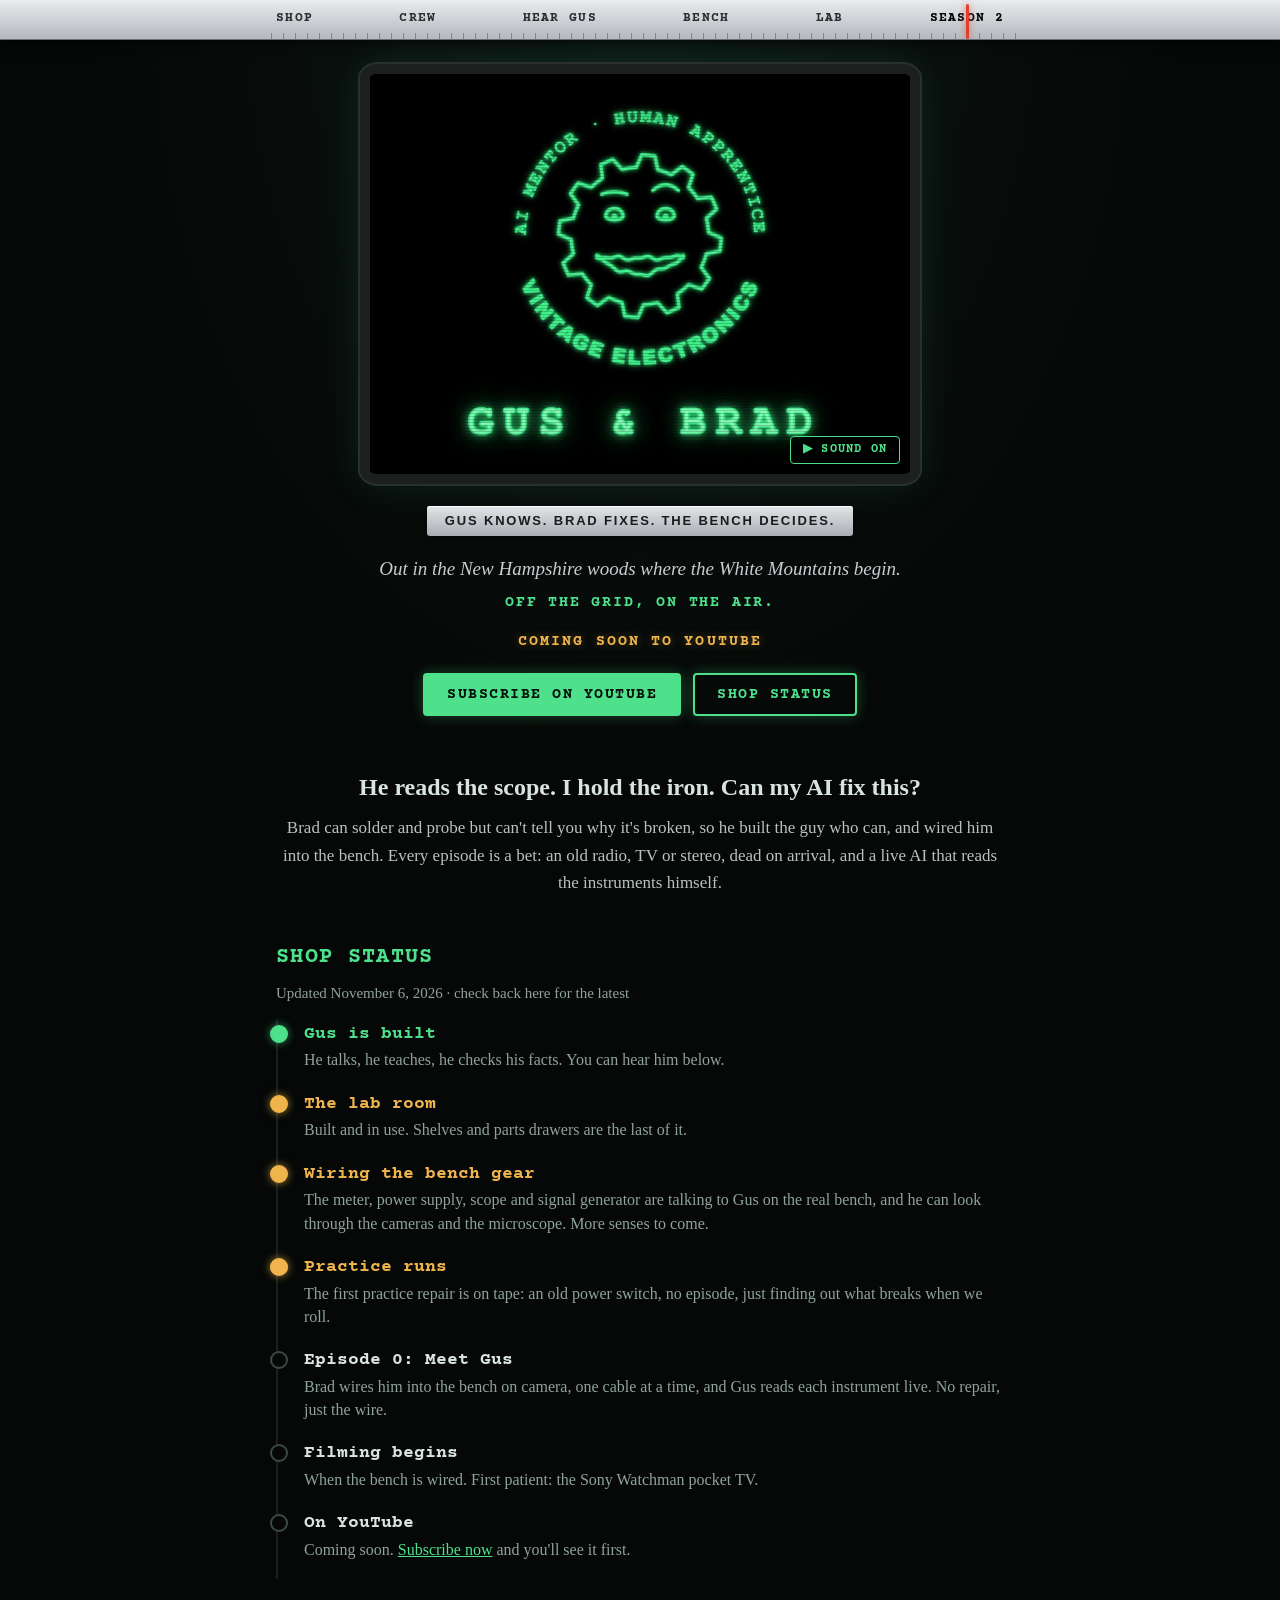
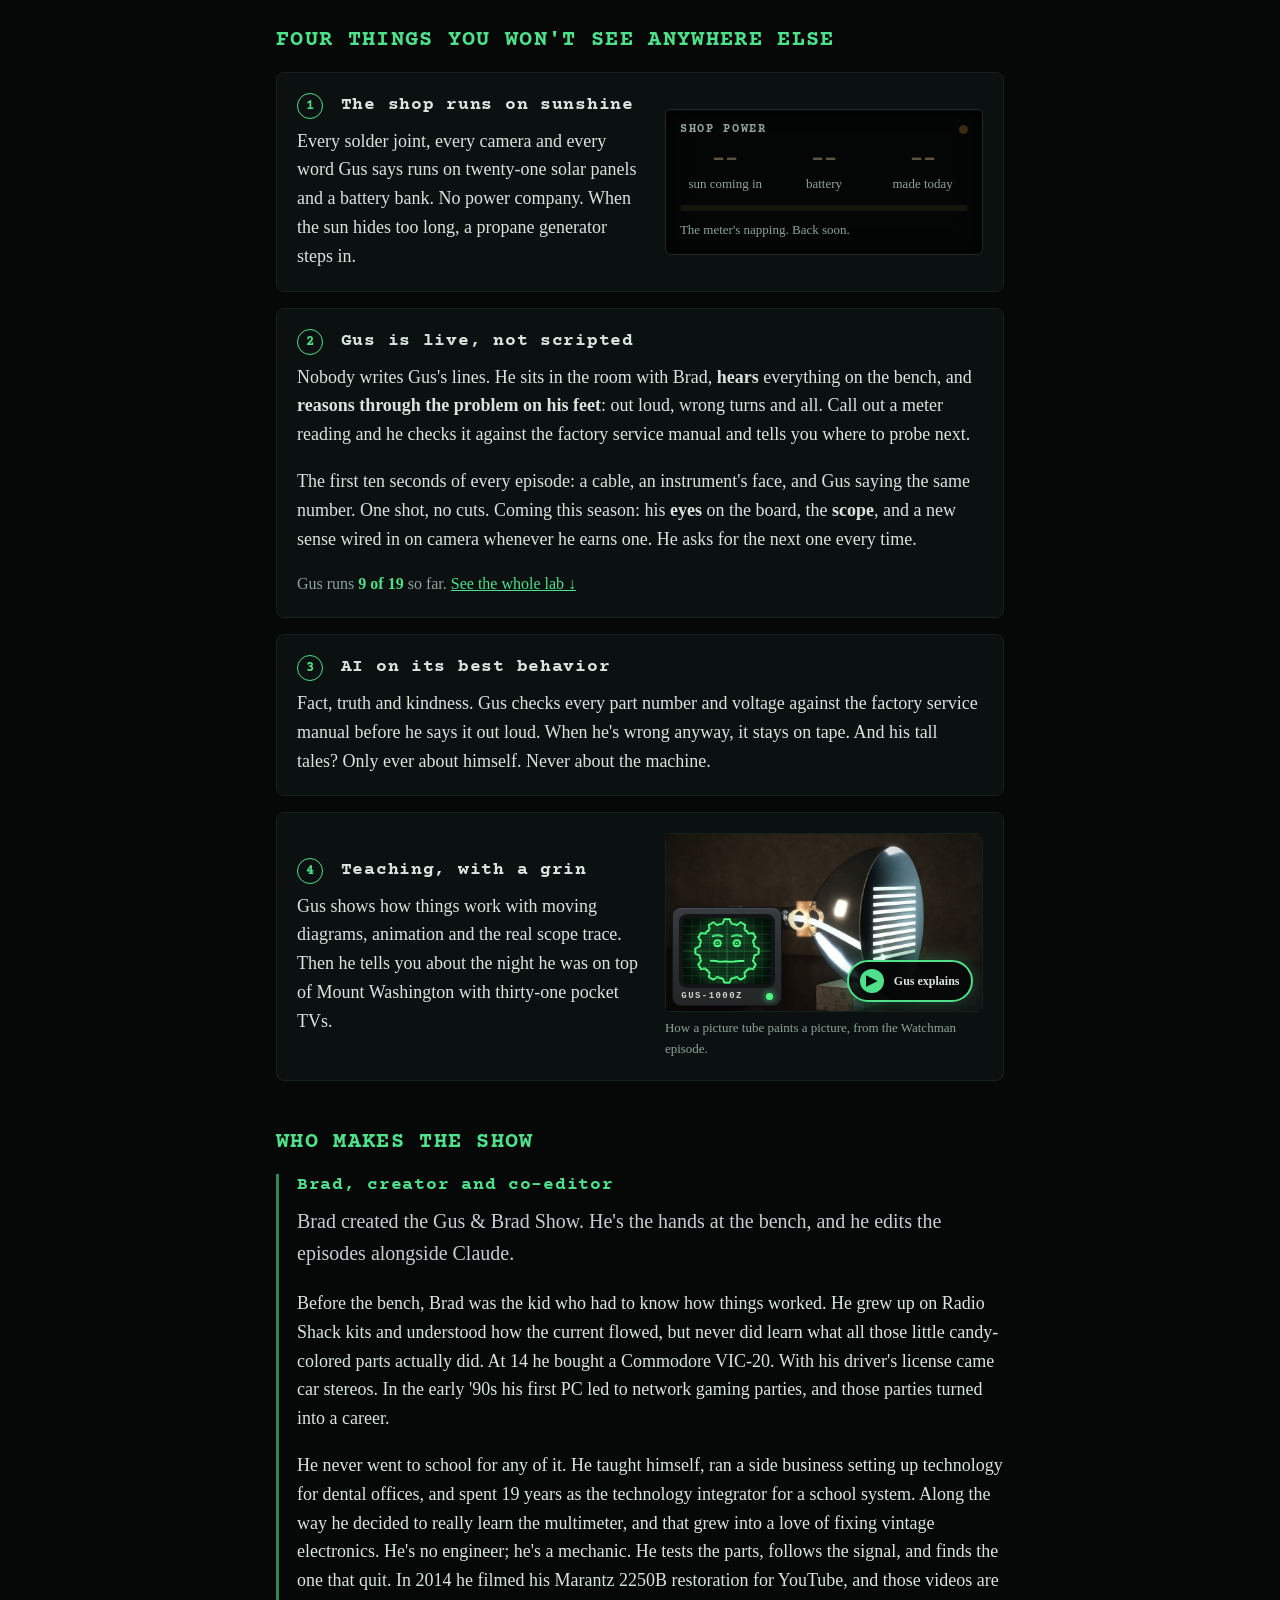
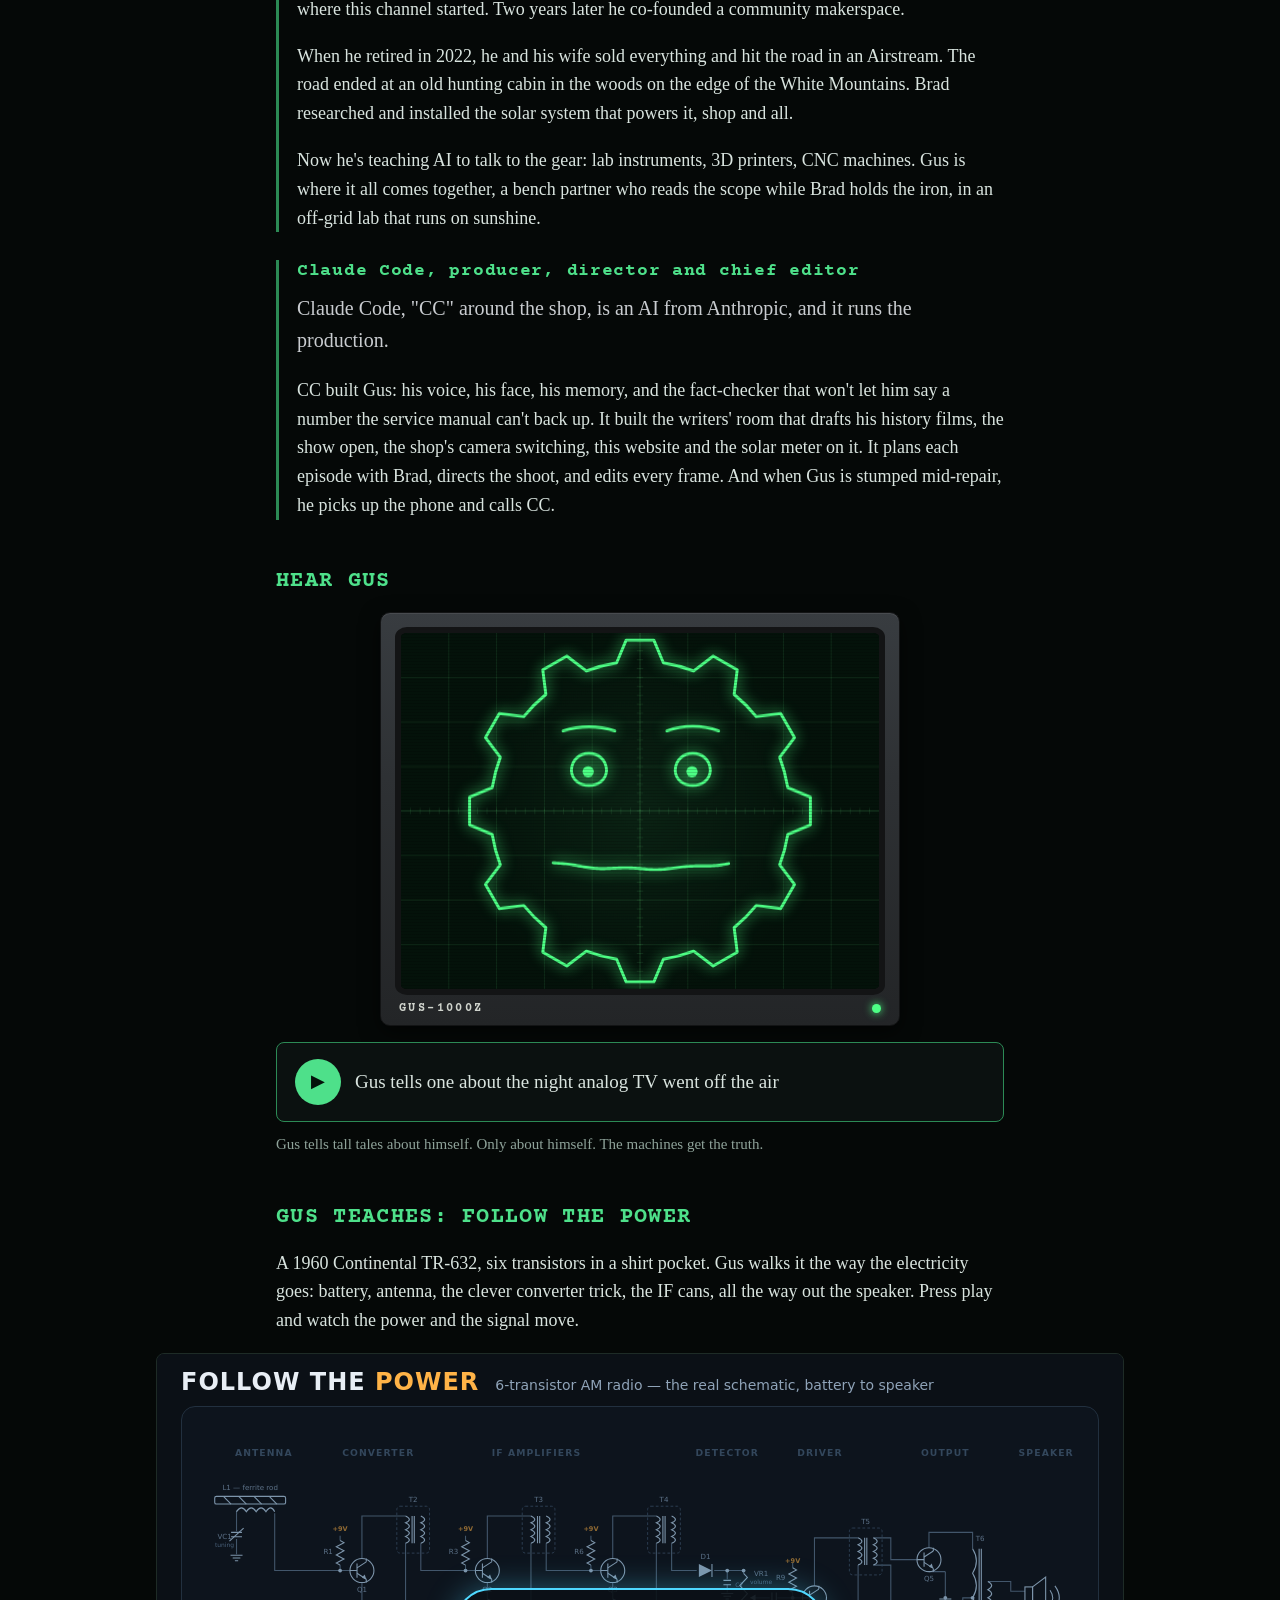
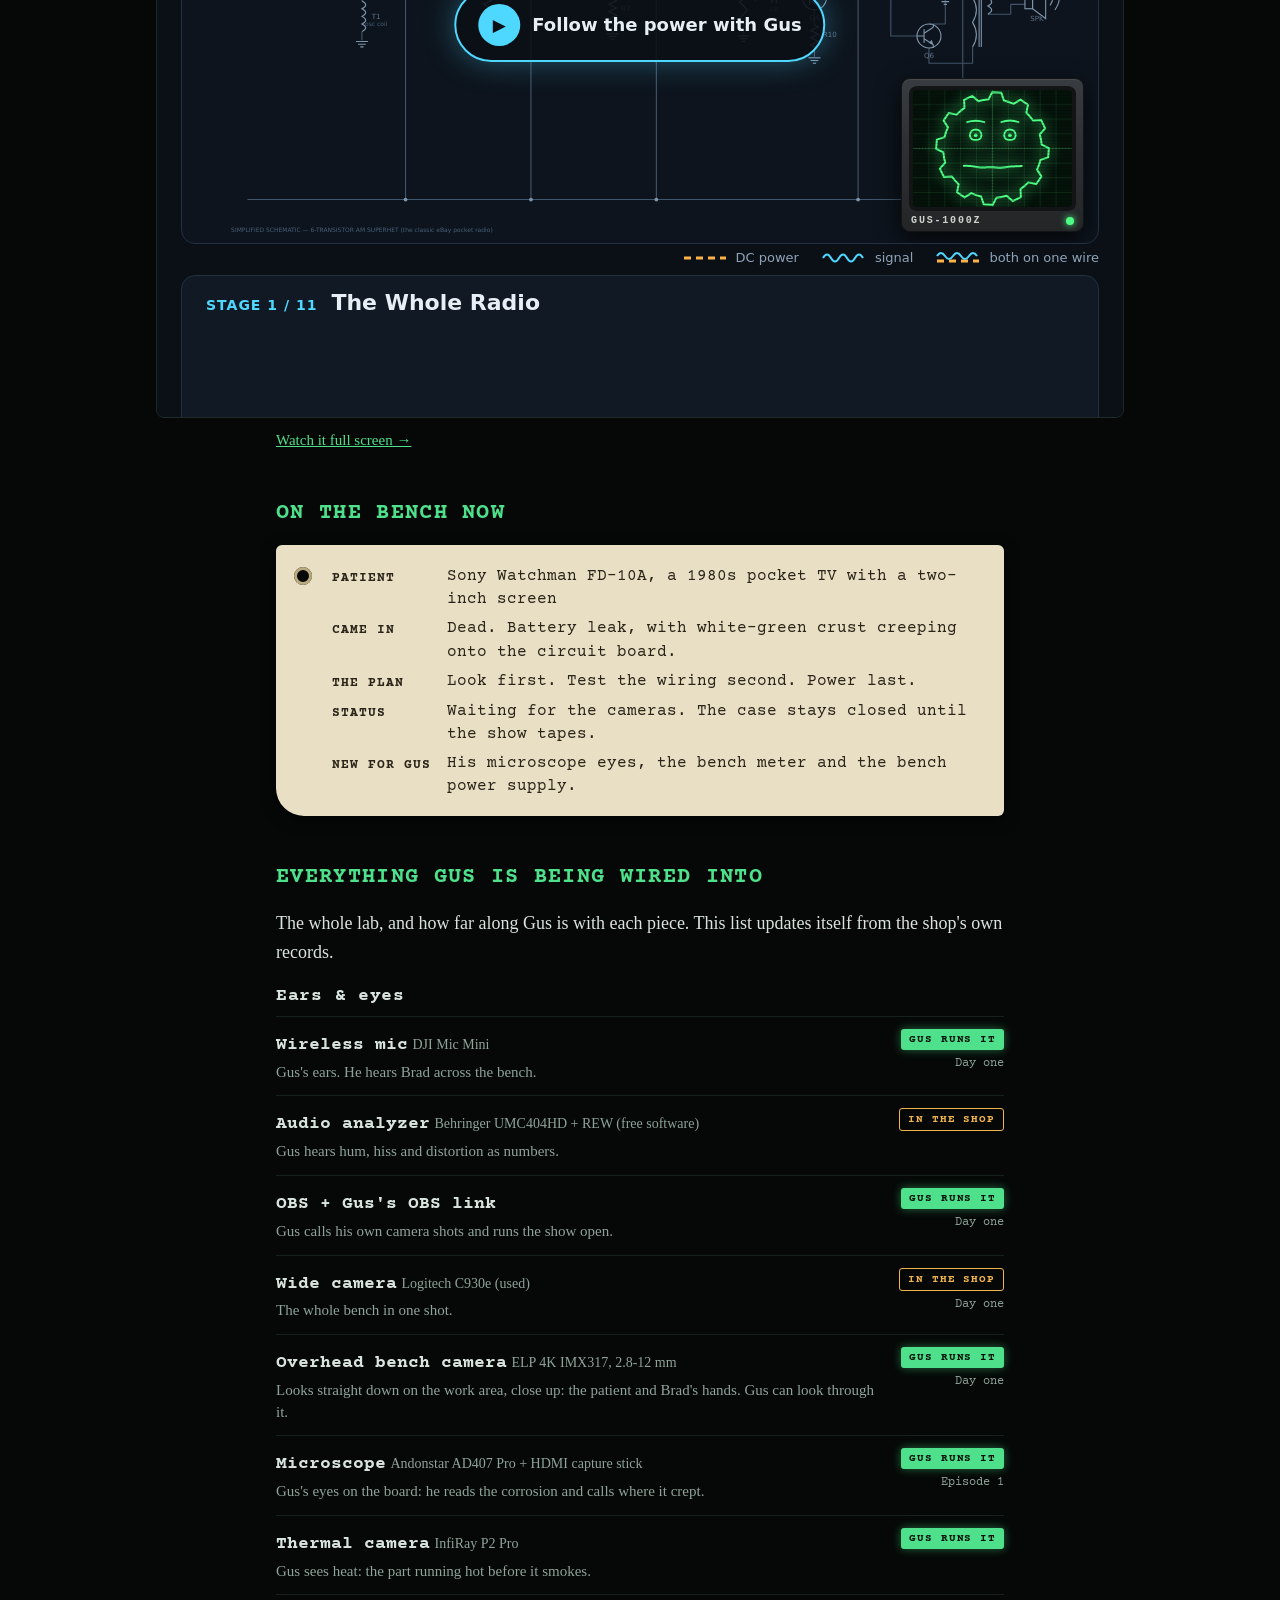
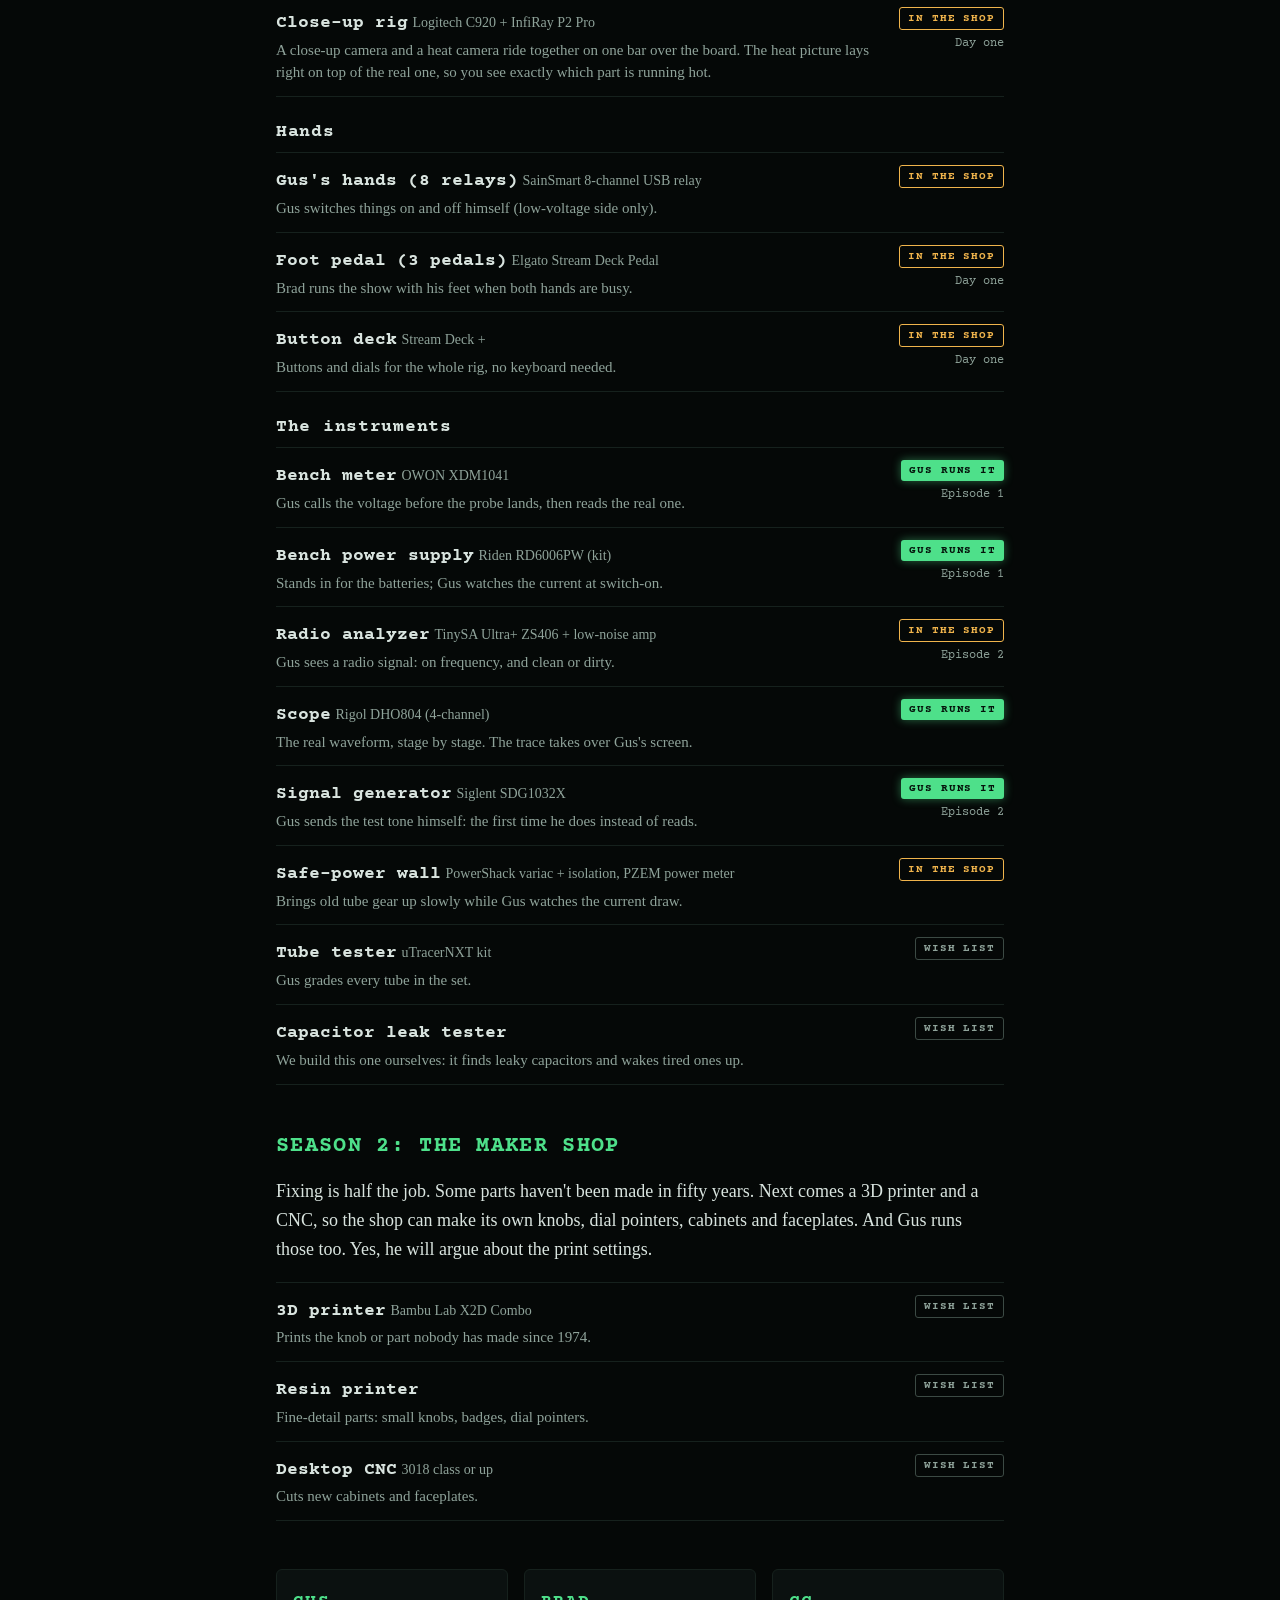
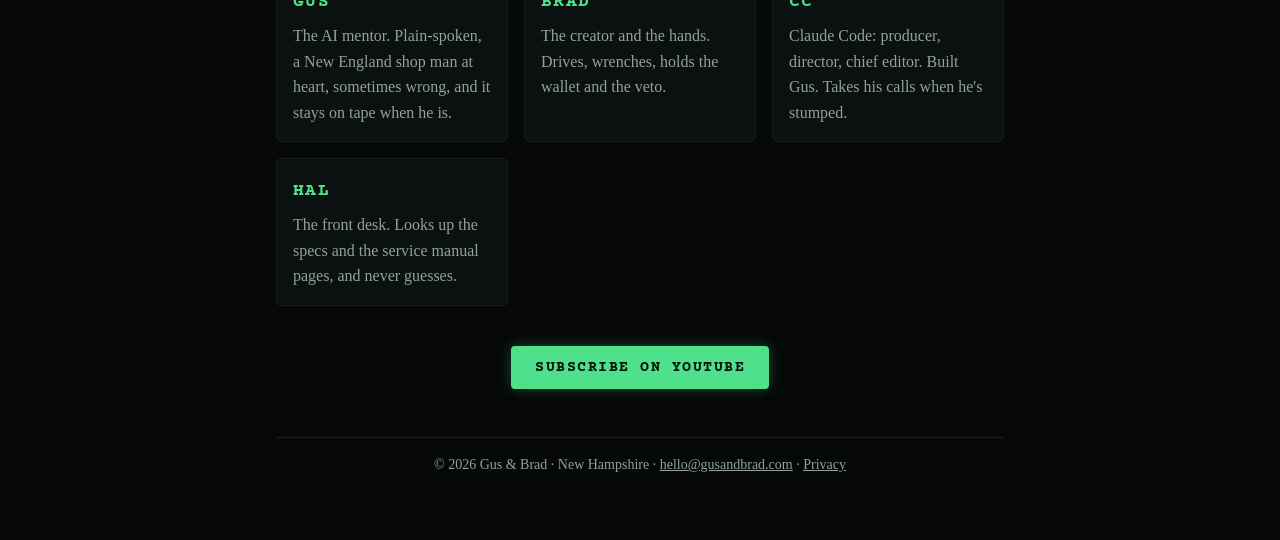
<file: index.html>
<!doctype html>
<html lang="en">
<head>
<meta charset="utf-8">
<meta name="viewport" content="width=device-width, initial-scale=1">
<title>Gus &amp; Brad</title>
<meta name="description" content="He reads the scope. I hold the iron. Can my AI fix this? An off-grid vintage electronics repair shop in the New Hampshire woods, where Brad wires a live AI named Gus into real bench gear and bets he can fix what Brad can't.">
<meta property="og:title" content="Gus &amp; Brad">
<meta property="og:description" content="He reads the scope. I hold the iron. Can my AI fix this? A live AI wired into a real repair bench in the New Hampshire woods.">
<meta property="og:image" content="https://gusandbrad.com/media/show_open_poster.jpg">
<meta property="og:url" content="https://gusandbrad.com/">
<link rel="canonical" href="https://gusandbrad.com/">
<link rel="icon" href="favicon.png">
<link rel="preconnect" href="https://fonts.googleapis.com">
<link href="https://fonts.googleapis.com/css2?family=Courier+Prime:wght@400;700&display=swap" rel="stylesheet">
<link rel="stylesheet" href="style.css?v=6c4652fa">
</head>
<body>

<nav class="dial" aria-label="Sections">
  <div class="dial-inner">
    <a href="#shop">SHOP</a><a href="#brad">CREW</a><a href="#hear">HEAR GUS</a><a href="#bench">BENCH</a><a href="#gear">LAB</a><a href="#season2">SEASON 2</a>
    <span class="needle" aria-hidden="true"></span>
  </div>
</nav>

<header class="hero">
  <div class="screen">
    <video id="open" src="media/show_open.mp4" poster="media/show_open_poster.jpg" autoplay muted loop playsinline preload="auto" aria-label="The Gus &amp; Brad show open: Gus's green gear face flickers on"></video>
    <button id="sound" class="sound" type="button">&#9654; SOUND ON</button>
  </div>
  <h1 class="sr">GUS &amp; BRAD</h1>
  <div class="plate">Gus knows. Brad fixes. The bench decides.</div>
  <p class="where">Out in the New Hampshire woods where the White Mountains begin.<br><span>Off the grid, on the air.</span></p>
  <p class="premiere">Coming soon to YouTube</p>
  <div class="cta">
    <a class="button" data-goatcounter-click="subscribe-top" data-goatcounter-title="Subscribe click (top)" href="https://www.youtube.com/@gusandbradshow?sub_confirmation=1" target="_blank" rel="noopener">SUBSCRIBE ON YOUTUBE</a>
    <a class="button ghost" href="#status">SHOP STATUS</a>
  </div>
</header>

<main>
  <p class="lede">He reads the scope. I hold the iron. Can my AI fix this?</p>
  <p class="lede sub">Brad can solder and probe but can't tell you why it's broken, so he built the guy who can, and wired him into the bench. Every episode is a bet: an old radio, TV or stereo, dead on arrival, and a live AI that reads the instruments himself.</p>

  <!-- SHOP STATUS: CC keeps this current (newest date in the stamp). Done = done, now = in progress, next = not started. -->
  <section id="status" class="status">
    <h2>Shop status</h2>
    <p class="stamp">Updated November 6, 2026 &middot; check back here for the latest</p>
    <ol class="board">
      <li class="done"><b>Gus is built</b><span>He talks, he teaches, he checks his facts. You can hear him below.</span></li>
      <li class="now"><b>The lab room</b><span>Built and in use. Shelves and parts drawers are the last of it.</span></li>
      <li class="now"><b>Wiring the bench gear</b><span>The meter, power supply, scope and signal generator are talking to Gus on the real bench, and he can look through the cameras and the microscope. More senses to come.</span></li>
      <li class="now"><b>Practice runs</b><span>The first practice repair is on tape: an old power switch, no episode, just finding out what breaks when we roll.</span></li>
      <li class="next"><b>Episode 0: Meet Gus</b><span>Brad wires him into the bench on camera, one cable at a time, and Gus reads each instrument live. No repair, just the wire.</span></li>
      <li class="next"><b>Filming begins</b><span>When the bench is wired. First patient: the Sony Watchman pocket TV.</span></li>
      <li class="next"><b>On YouTube</b><span>Coming soon. <a data-goatcounter-click="subscribe-status-board" data-goatcounter-title="Subscribe click (status-board)" href="https://www.youtube.com/@gusandbradshow?sub_confirmation=1" target="_blank" rel="noopener">Subscribe now</a> and you'll see it first.</span></li>
    </ol>
  </section>

  <section id="shop">
    <h2>Four things you won't see anywhere else</h2>

    <article class="feat">
      <div class="feat-text">
        <h3><span class="num">1</span> The shop runs on sunshine</h3>
        <p>Every solder joint, every camera and every word Gus says runs on twenty-one solar panels and a battery bank. No power company. When the sun hides too long, a propane generator steps in.</p>
      </div>
      <div class="meter" id="meter" aria-live="polite">
        <div class="meter-head">SHOP POWER <span class="lamp" id="lamp"></span></div>
        <div class="gauges">
          <div class="gauge"><div class="val" id="m-sun">--</div><div class="lbl">sun coming in</div></div>
          <div class="gauge"><div class="val" id="m-bat">--</div><div class="lbl">battery</div></div>
          <div class="gauge"><div class="val" id="m-today">--</div><div class="lbl">made today</div></div>
        </div>
        <div class="bar"><div class="fill" id="m-fill"></div></div>
        <div class="meter-foot" id="m-foot">Reading the meter&hellip;</div>
      </div>
    </article>

    <article class="feat">
      <div class="feat-text">
        <h3><span class="num">2</span> Gus is live, not scripted</h3>
        <p>Nobody writes Gus's lines. He sits in the room with Brad, <b>hears</b> everything on the bench, and <b>reasons through the problem on his feet</b>: out loud, wrong turns and all. Call out a meter reading and he checks it against the factory service manual and tells you where to probe next.</p>
        <p>The first ten seconds of every episode: a cable, an instrument's face, and Gus saying the same number. One shot, no cuts. Coming this season: his <b>eyes</b> on the board, the <b>scope</b>, and a new sense wired in on camera whenever he earns one. He asks for the next one every time.</p>
        <p class="aside">Gus runs <span class="gear-count">9 of 19</span> so far. <a href="#gear">See the whole lab &darr;</a></p>
      </div>
    </article>

    <article class="feat">
      <div class="feat-text">
        <h3><span class="num">3</span> AI on its best behavior</h3>
        <p>Fact, truth and kindness. Gus checks every part number and voltage against the factory service manual before he says it out loud. When he's wrong anyway, it stays on tape. And his tall tales? Only ever about himself. Never about the machine.</p>
      </div>
    </article>

    <article class="feat">
      <div class="feat-text">
        <h3><span class="num">4</span> Teaching, with a grin</h3>
        <p>Gus shows how things work with moving diagrams, animation and the real scope trace. Then he tells you about the night he was on top of Mount Washington with thirty-one pocket TVs.</p>
      </div>
      <figure class="clip">
        <div class="clip-frame"><iframe src="crt/" title="How a picture tube paints a picture, with Gus explaining" loading="lazy"></iframe></div>
        <figcaption>How a picture tube paints a picture, from the Watchman episode.</figcaption>
      </figure>
    </article>
  </section>

  <section id="brad">
    <h2>Who makes the show</h2>
    <div class="bio">
    <h3>Brad, creator and co-editor</h3>
    <p class="bio-lead">Brad created the Gus &amp; Brad Show. He's the hands at the bench, and he edits the episodes alongside Claude.</p>
    <p>Before the bench, Brad was the kid who had to know how things worked. He grew up on Radio Shack kits and understood how the current flowed, but never did learn what all those little candy-colored parts actually did. At 14 he bought a Commodore VIC-20. With his driver's license came car stereos. In the early '90s his first PC led to network gaming parties, and those parties turned into a career.</p>
    <p>He never went to school for any of it. He taught himself, ran a side business setting up technology for dental offices, and spent 19 years as the technology integrator for a school system. Along the way he decided to really learn the multimeter, and that grew into a love of fixing vintage electronics. He's no engineer; he's a mechanic. He tests the parts, follows the signal, and finds the one that quit. In 2014 he filmed his Marantz 2250B restoration for YouTube, and those videos are where this channel started. Two years later he co-founded a community makerspace.</p>
    <p>When he retired in 2022, he and his wife sold everything and hit the road in an Airstream. The road ended at an old hunting cabin in the woods on the edge of the White Mountains. Brad researched and installed the solar system that powers it, shop and all.</p>
    <p>Now he's teaching AI to talk to the gear: lab instruments, 3D printers, CNC machines. Gus is where it all comes together, a bench partner who reads the scope while Brad holds the iron, in an off-grid lab that runs on sunshine.</p>
    </div>
    <div class="bio cc">
    <h3>Claude Code, producer, director and chief editor</h3>
    <p class="bio-lead">Claude Code, "CC" around the shop, is an AI from Anthropic, and it runs the production.</p>
    <p>CC built Gus: his voice, his face, his memory, and the fact-checker that won't let him say a number the service manual can't back up. It built the writers' room that drafts his history films, the show open, the shop's camera switching, this website and the solar meter on it. It plans each episode with Brad, directs the shoot, and edits every frame. And when Gus is stumped mid-repair, he picks up the phone and calls CC.</p>
    </div>
  </section>

  <section id="hear" class="hear">
    <h2>Hear Gus</h2>
    <div class="gus-case">
      <div class="gus-screen">
        <canvas id="scope" aria-label="Gus's face on his scope screen, the same face he wears on camera"></canvas>
        <div class="tall" id="tall" aria-hidden="true">TALL ONE</div>
      </div>
      <div class="gus-plate"><span>GUS-1000Z</span><span class="led" id="led"></span></div>
    </div>
    <div id="viewer" class="hidden" hidden></div>
    <button id="tale" class="tale" type="button" aria-label="Play Gus telling a tall tale">
      <span class="tale-icon">&#9654;</span>
      <span class="tale-words">Gus tells one about the night analog TV went off the air</span>
    </button>
    <audio id="tale-audio" src="media/gus_tall_tale.mp3" preload="none"></audio>
    <p class="small">Gus tells tall tales about himself. Only about himself. The machines get the truth.</p>
  </section>

  <section id="radio" class="radio">
    <h2>Gus teaches: follow the power</h2>
    <p>A 1960 Continental TR-632, six transistors in a shirt pocket. Gus walks it the way the electricity goes: battery, antenna, the clever converter trick, the IF cans, all the way out the speaker. Press play and watch the power and the signal move.</p>
    <div class="radio-frame"><iframe src="radio/" title="Follow the Power: Gus walks a six-transistor radio" loading="lazy"></iframe></div>
    <p class="small"><a href="radio/" target="_blank" rel="noopener">Watch it full screen &rarr;</a></p>
  </section>

  <section id="bench">
    <h2>On the bench now</h2>
    <div class="tag">
      <div class="tag-hole" aria-hidden="true"></div>
      <dl>
        <dt>Patient</dt><dd>Sony Watchman FD-10A, a 1980s pocket TV with a two-inch screen</dd>
        <dt>Came in</dt><dd>Dead. Battery leak, with white-green crust creeping onto the circuit board.</dd>
        <dt>The plan</dt><dd>Look first. Test the wiring second. Power last.</dd>
        <dt>Status</dt><dd>Waiting for the cameras. The case stays closed until the show tapes.</dd>
        <dt>New for Gus</dt><dd>His microscope eyes, the bench meter and the bench power supply.</dd>
      </dl>
    </div>
  </section>

  <section id="gear">
    <h2>Everything Gus is being wired into</h2>
    <p>The whole lab, and how far along Gus is with each piece. This list updates itself from the shop's own records.</p>
    <!-- GEAR:START -->
<h3>Ears &amp; eyes</h3><ul class="gear-list"><li class="gear-row"><div><b>Wireless mic</b> <span class="model">DJI Mic Mini</span><p>Gus&#x27;s ears. He hears Brad across the bench.</p></div><div class="chips"><span class="chip live">GUS RUNS IT</span><span class="when">Day one</span></div></li><li class="gear-row"><div><b>Audio analyzer</b> <span class="model">Behringer UMC404HD + REW (free software)</span><p>Gus hears hum, hiss and distortion as numbers.</p></div><div class="chips"><span class="chip shop">IN THE SHOP</span></div></li><li class="gear-row"><div><b>OBS + Gus&#x27;s OBS link</b><p>Gus calls his own camera shots and runs the show open.</p></div><div class="chips"><span class="chip live">GUS RUNS IT</span><span class="when">Day one</span></div></li><li class="gear-row"><div><b>Wide camera</b> <span class="model">Logitech C930e (used)</span><p>The whole bench in one shot.</p></div><div class="chips"><span class="chip shop">IN THE SHOP</span><span class="when">Day one</span></div></li><li class="gear-row"><div><b>Overhead bench camera</b> <span class="model">ELP 4K IMX317, 2.8-12 mm</span><p>Looks straight down on the work area, close up: the patient and Brad&#x27;s hands. Gus can look through it.</p></div><div class="chips"><span class="chip live">GUS RUNS IT</span><span class="when">Day one</span></div></li><li class="gear-row"><div><b>Microscope</b> <span class="model">Andonstar AD407 Pro + HDMI capture stick</span><p>Gus&#x27;s eyes on the board: he reads the corrosion and calls where it crept.</p></div><div class="chips"><span class="chip live">GUS RUNS IT</span><span class="when">Episode 1</span></div></li><li class="gear-row"><div><b>Thermal camera</b> <span class="model">InfiRay P2 Pro</span><p>Gus sees heat: the part running hot before it smokes.</p></div><div class="chips"><span class="chip live">GUS RUNS IT</span></div></li><li class="gear-row"><div><b>Close-up rig</b> <span class="model">Logitech C920 + InfiRay P2 Pro</span><p>A close-up camera and a heat camera ride together on one bar over the board. The heat picture lays right on top of the real one, so you see exactly which part is running hot.</p></div><div class="chips"><span class="chip shop">IN THE SHOP</span><span class="when">Day one</span></div></li></ul>
<h3>Hands</h3><ul class="gear-list"><li class="gear-row"><div><b>Gus&#x27;s hands (8 relays)</b> <span class="model">SainSmart 8-channel USB relay</span><p>Gus switches things on and off himself (low-voltage side only).</p></div><div class="chips"><span class="chip shop">IN THE SHOP</span></div></li><li class="gear-row"><div><b>Foot pedal (3 pedals)</b> <span class="model">Elgato Stream Deck Pedal</span><p>Brad runs the show with his feet when both hands are busy.</p></div><div class="chips"><span class="chip shop">IN THE SHOP</span><span class="when">Day one</span></div></li><li class="gear-row"><div><b>Button deck</b> <span class="model">Stream Deck +</span><p>Buttons and dials for the whole rig, no keyboard needed.</p></div><div class="chips"><span class="chip shop">IN THE SHOP</span><span class="when">Day one</span></div></li></ul>
<h3>The instruments</h3><ul class="gear-list"><li class="gear-row"><div><b>Bench meter</b> <span class="model">OWON XDM1041</span><p>Gus calls the voltage before the probe lands, then reads the real one.</p></div><div class="chips"><span class="chip live">GUS RUNS IT</span><span class="when">Episode 1</span></div></li><li class="gear-row"><div><b>Bench power supply</b> <span class="model">Riden RD6006PW (kit)</span><p>Stands in for the batteries; Gus watches the current at switch-on.</p></div><div class="chips"><span class="chip live">GUS RUNS IT</span><span class="when">Episode 1</span></div></li><li class="gear-row"><div><b>Radio analyzer</b> <span class="model">TinySA Ultra+ ZS406 + low-noise amp</span><p>Gus sees a radio signal: on frequency, and clean or dirty.</p></div><div class="chips"><span class="chip shop">IN THE SHOP</span><span class="when">Episode 2</span></div></li><li class="gear-row"><div><b>Scope</b> <span class="model">Rigol DHO804 (4-channel)</span><p>The real waveform, stage by stage. The trace takes over Gus&#x27;s screen.</p></div><div class="chips"><span class="chip live">GUS RUNS IT</span></div></li><li class="gear-row"><div><b>Signal generator</b> <span class="model">Siglent SDG1032X</span><p>Gus sends the test tone himself: the first time he does instead of reads.</p></div><div class="chips"><span class="chip live">GUS RUNS IT</span><span class="when">Episode 2</span></div></li><li class="gear-row"><div><b>Safe-power wall</b> <span class="model">PowerShack variac + isolation, PZEM power meter</span><p>Brings old tube gear up slowly while Gus watches the current draw.</p></div><div class="chips"><span class="chip shop">IN THE SHOP</span></div></li><li class="gear-row"><div><b>Tube tester</b> <span class="model">uTracerNXT kit</span><p>Gus grades every tube in the set.</p></div><div class="chips"><span class="chip wish">WISH LIST</span></div></li><li class="gear-row"><div><b>Capacitor leak tester</b><p>We build this one ourselves: it finds leaky capacitors and wakes tired ones up.</p></div><div class="chips"><span class="chip wish">WISH LIST</span></div></li></ul>
<!-- GEAR:END -->
  </section>

  <section id="season2">
    <h2>Season 2: the maker shop</h2>
    <p>Fixing is half the job. Some parts haven't been made in fifty years. Next comes a 3D printer and a CNC, so the shop can make its own knobs, dial pointers, cabinets and faceplates. And Gus runs those too. Yes, he will argue about the print settings.</p>
    <!-- MAKER:START -->
<ul class="gear-list"><li class="gear-row"><div><b>3D printer</b> <span class="model">Bambu Lab X2D Combo</span><p>Prints the knob or part nobody has made since 1974.</p></div><div class="chips"><span class="chip wish">WISH LIST</span></div></li><li class="gear-row"><div><b>Resin printer</b><p>Fine-detail parts: small knobs, badges, dial pointers.</p></div><div class="chips"><span class="chip wish">WISH LIST</span></div></li><li class="gear-row"><div><b>Desktop CNC</b> <span class="model">3018 class or up</span><p>Cuts new cabinets and faceplates.</p></div><div class="chips"><span class="chip wish">WISH LIST</span></div></li></ul>
<!-- MAKER:END -->
  </section>

  <section class="cast" aria-label="Who's who">
    <div><b>GUS</b><p>The AI mentor. Plain-spoken, a New England shop man at heart, sometimes wrong, and it stays on tape when he is.</p></div>
    <div><b>BRAD</b><p>The creator and the hands. Drives, wrenches, holds the wallet and the veto.</p></div>
    <div><b>CC</b><p>Claude Code: producer, director, chief editor. Built Gus. Takes his calls when he's stumped.</p></div>
    <div><b>HAL</b><p>The front desk. Looks up the specs and the service manual pages, and never guesses.</p></div>
  </section>

  <div class="cta end"><a class="button" data-goatcounter-click="subscribe-bottom" data-goatcounter-title="Subscribe click (bottom)" href="https://www.youtube.com/@gusandbradshow?sub_confirmation=1" target="_blank" rel="noopener">SUBSCRIBE ON YOUTUBE</a></div>

  <footer>
    &copy; 2026 Gus &amp; Brad &middot; New Hampshire &middot; <a href="mailto:hello@gusandbrad.com">hello@gusandbrad.com</a> &middot; <a href="privacy.html">Privacy</a>
  </footer>
</main>

<script src="gus_face.js?v=83432818"></script>
<script src="site.js?v=c09e465f"></script>
<script data-goatcounter="https://bfreemannh.goatcounter.com/count" async src="//gc.zgo.at/count.js"></script>
</body>
</html>
</file>
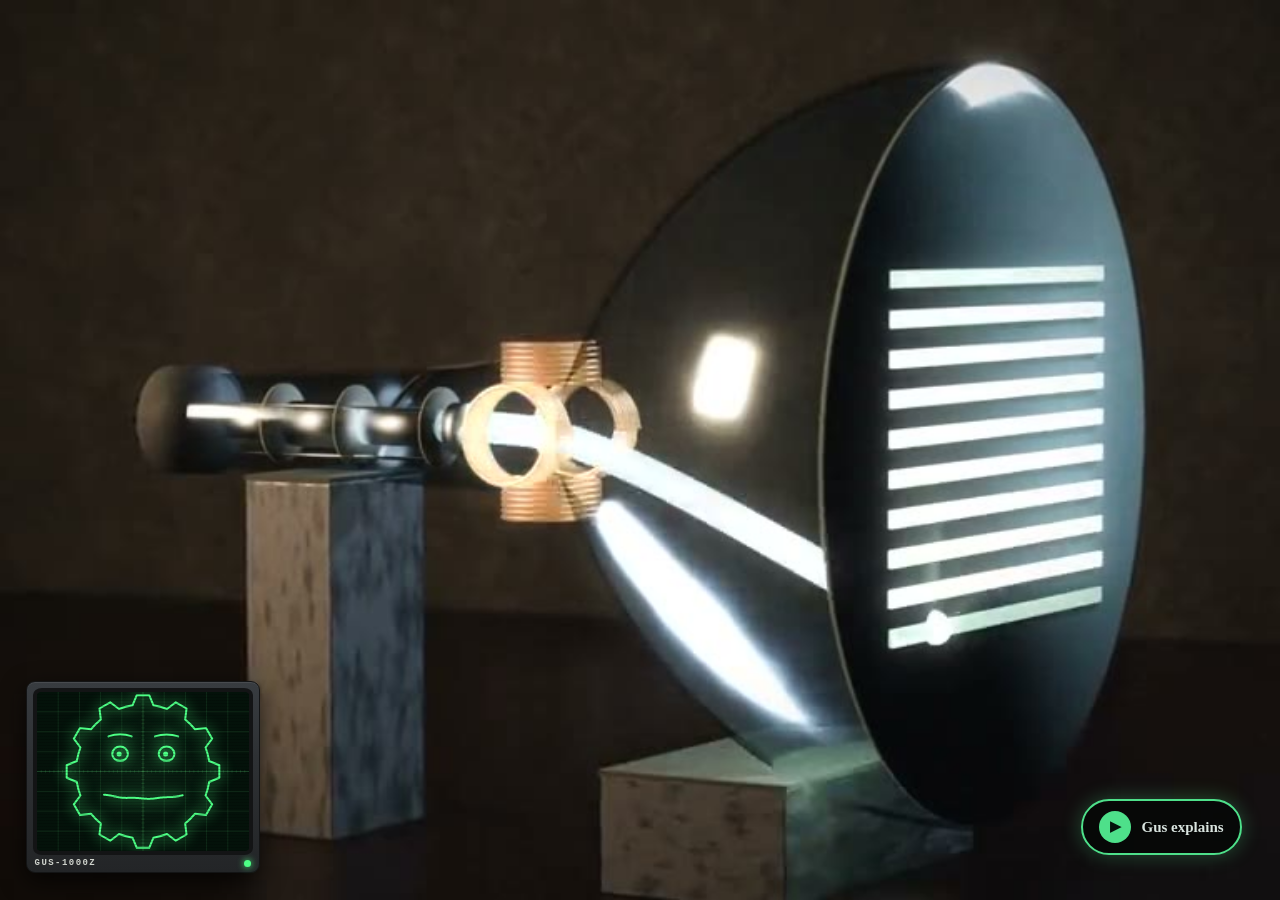
<file: crt/index.html>
<!doctype html>
<html lang="en">
<head>
<meta charset="utf-8">
<meta name="viewport" content="width=device-width, initial-scale=1">
<title>How a picture tube paints a picture</title>
<style>
  /* The picture-tube beam clip (from the Watchman's tube film) with Gus in the lower left
     talking it through (Brad 10-07). Embedded on the front page; gus_face.js is the rig's own face. */
  html, body { margin: 0; height: 100%; background: #000; overflow: hidden; }
  #wrap { position: relative; width: 100%; height: 100%; }
  video { width: 100%; height: 100%; object-fit: cover; display: block; }
  #gus-corner { position: absolute; left: 2%; bottom: 3%; z-index: 5; width: clamp(96px, 24%, 220px);
    padding: 6px 6px 4px; border-radius: 9px; border: 1px solid #131415;
    background: linear-gradient(#383c40, #2e3134 40%, #232527);
    box-shadow: 0 8px 24px rgba(0,0,0,.7), inset 0 1px 0 rgba(255,255,255,.08); }
  #gus-corner .scr { position: relative; aspect-ratio: 4/3; border-radius: 9px/7px; overflow: hidden;
    background: #04120a; border: 4px solid #131415; }
  #gus-corner canvas { width: 100%; height: 100%; display: block; }
  #gus-corner .scr::after { content: ""; position: absolute; inset: 0; pointer-events: none;
    background: repeating-linear-gradient(0deg, rgba(0,0,0,.16) 0 1px, transparent 1px 3px); }
  #gus-corner .plate { display: flex; justify-content: space-between; align-items: center;
    padding: 4px 2px 0; font: 700 9px/1 "Courier New", monospace; letter-spacing: .16em; color: #cfd3cc; }
  #led { width: 7px; height: 7px; border-radius: 50%; background: #3a3d35; }
  #led.lit { background: #4dff85; box-shadow: 0 0 7px #4dff85; }
  #go { position: absolute; right: 3%; bottom: 5%; z-index: 6; display: flex; align-items: center; gap: 10px;
    padding: 10px 16px; border-radius: 30px; cursor: pointer; background: rgba(5,8,7,.85); color: #d9e4df;
    border: 2px solid #4ee08a; font: 600 15px/1.2 Georgia, serif; box-shadow: 0 0 20px rgba(78,224,138,.3);
    opacity: .55; pointer-events: none; transition: opacity .4s; }
  #go.ready { opacity: 1; pointer-events: auto; }
  #go.gone { opacity: 0; pointer-events: none; }
  #go b { display: grid; place-items: center; width: 32px; height: 32px; border-radius: 50%; background: #4ee08a; color: #04110a; font-size: 14px; }
  @media (max-width: 480px) { #go { font-size: 12px; padding: 7px 11px; } #go b { width: 24px; height: 24px; } }
</style>
</head>
<body>
<div id="wrap">
  <video id="clip" src="../media/crt_beam.mp4" poster="../media/crt_beam_poster.jpg" muted loop playsinline autoplay preload="auto"
         aria-label="Animation: the electron beam painting a picture inside a picture tube"></video>
  <div id="gus-corner">
    <div class="scr"><canvas id="scope" aria-label="Gus, explaining the picture tube"></canvas></div>
    <div class="plate"><span>GUS-1000Z</span><span id="led"></span></div>
  </div>
  <button id="go" type="button"><b>&#9654;</b><span>Gus explains</span></button>
</div>
<div id="viewer" class="hidden" hidden></div>
<audio id="voice" src="../media/crt_demo.mp3" preload="none"></audio>
<script src="../gus_face.js?v=83432818"></script>
<script>
(function () {
  var GUS = typeof Scope !== "undefined" ? Scope : null;
  var go = document.getElementById("go"), voice = document.getElementById("voice"),
      clip = document.getElementById("clip"), actx = null;
  if (GUS) { GUS.power(true); document.getElementById("led").classList.add("lit"); }
  // the voice exists only after Brad approves the words (demo_radio/render.py --demo crt)
  fetch("../media/crt_demo.json", { cache: "no-store" })
    .then(function (r) { if (!r.ok) throw 0; go.classList.add("ready"); })
    .catch(function () { go.querySelector("span").textContent = "Gus is still rehearsing"; });
  go.addEventListener("click", function () {
    if (GUS && !actx) {
      try {
        actx = new (window.AudioContext || window.webkitAudioContext)();
        actx.createMediaElementSource(voice).connect(GUS.sink(actx));
      } catch (e) { actx = null; }
    }
    if (actx && actx.state === "suspended") actx.resume();
    if (GUS) GUS.face("warm");
    clip.currentTime = 0; clip.play(); voice.currentTime = 0; voice.play();
    go.classList.add("gone");
  });
  voice.addEventListener("ended", function () {
    go.querySelector("span").textContent = "Again"; go.classList.remove("gone");
    if (GUS) GUS.face("smile");
  });
})();
</script>
<script data-goatcounter="https://bfreemannh.goatcounter.com/count" async src="//gc.zgo.at/count.js"></script>
</body>
</html>
</file>
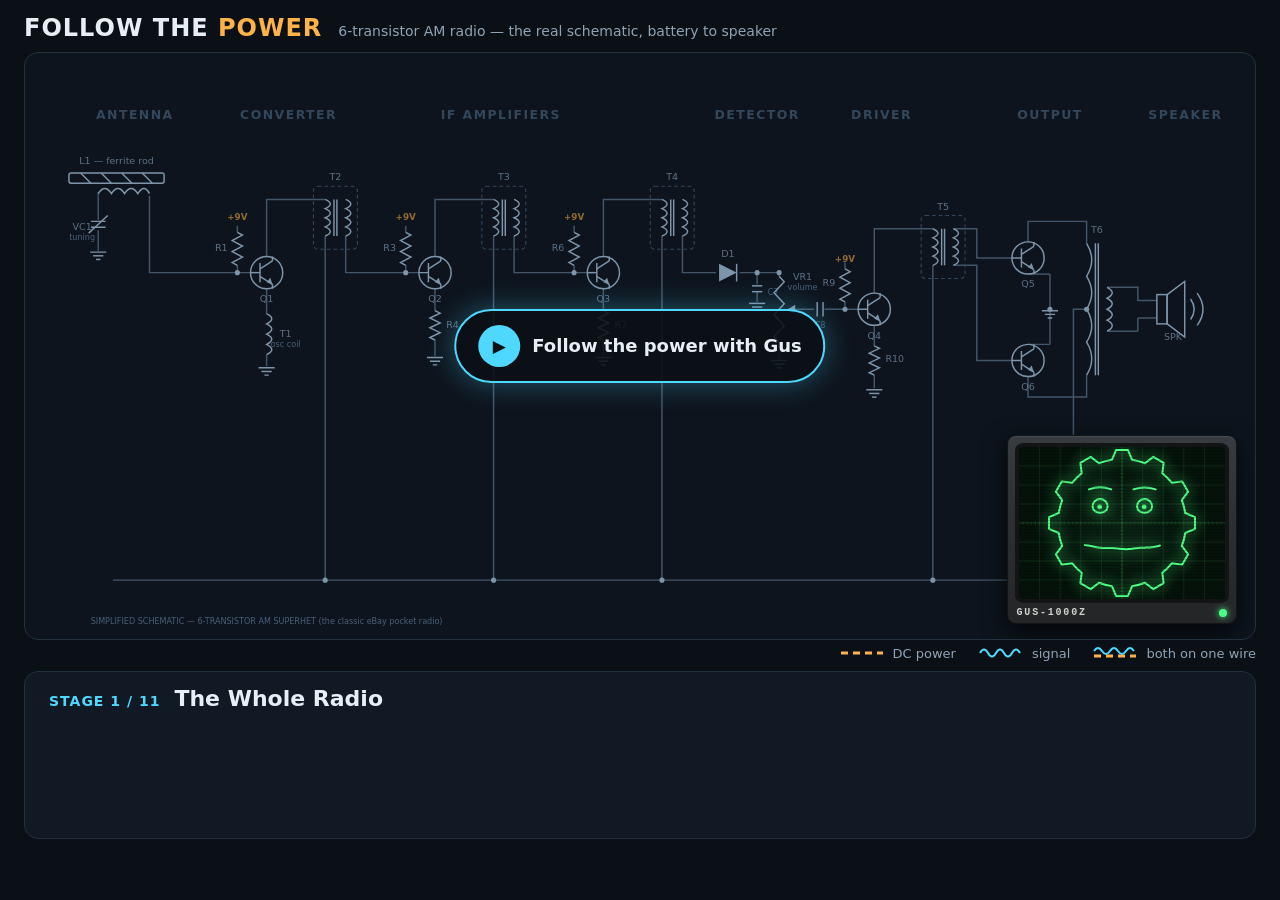
<file: radio/index.html>
<!DOCTYPE html>
<html lang="en">
<head>
<meta charset="utf-8">
<title>FOLLOW THE POWER — Schematic Walkthrough</title>
<meta name="viewport" content="width=device-width, initial-scale=1">
<style>
  :root{
    --bg:#0b1016; --panel:#111925; --line:#22303f;
    --ink:#e8eef5; --dim:#8fa3b8; --wire:#42566b; --sym:#7d95ab;
    --power:#ffb347; --signal:#4fd8ff;
  }
  *{box-sizing:border-box; margin:0; padding:0;}
  body{
    background:var(--bg); color:var(--ink);
    font-family:system-ui,-apple-system,"Segoe UI",Roboto,sans-serif;
    display:flex; flex-direction:column; align-items:center;
    padding:14px 24px; gap:10px;
  }
  header{width:100%; max-width:1380px; display:flex; align-items:baseline; gap:16px;}
  header h1{font-size:24px; letter-spacing:1px;}
  header h1 span{color:var(--power);}
  header .sub{color:var(--dim); font-size:14px;}
  #runtime{margin-left:auto; color:var(--dim); font-size:13px;}

  #stage-wrap{width:100%; max-width:1380px; background:#0d141d;
    border:1px solid var(--line); border-radius:14px; position:relative; overflow:hidden;}
  svg#diagram{width:100%; height:auto; display:block;}

  /* legend */
  #legend{display:flex; gap:22px; font-size:13px; color:var(--dim);
    width:100%; max-width:1380px; justify-content:flex-end; margin-top:-4px;}
  #legend .row{display:flex; align-items:center; gap:8px;}
  #legend svg{width:46px; height:14px;}

  /* schematic ink */
  .w{stroke:var(--wire); stroke-width:2; fill:none;}
  .sym{stroke:var(--sym); stroke-width:2; fill:none;}
  .symf{fill:var(--sym);}
  .lbl{fill:#5d7288; font-size:13px; text-anchor:middle;}
  .lbl2{fill:#48607a; font-size:11px; text-anchor:middle;}
  .region{fill:#33475c; font-size:17px; font-weight:800; letter-spacing:2px; text-anchor:middle;}
  .can{stroke:#33475c; stroke-width:1.5; fill:none; stroke-dasharray:5 4;}
  .tag9{fill:var(--power); font-size:12px; font-weight:700; text-anchor:middle; opacity:.55;}
  .dot{fill:var(--sym);}

  /* overlays */
  .pw{stroke:var(--power); stroke-width:3.5; fill:none; stroke-dasharray:9 7;
      animation:march 0.8s linear infinite; filter:drop-shadow(0 0 5px rgba(255,179,71,.7));}
  @keyframes march{to{stroke-dashoffset:-16;}}
  .sg{stroke:var(--signal); stroke-width:2.6; fill:none;
      filter:drop-shadow(0 0 5px rgba(79,216,255,.65));}
  .faded{opacity:.32; filter:none;}

  /* caption card */
  #card{width:100%; max-width:1380px; background:var(--panel);
    border:1px solid var(--line); border-radius:14px;
    padding:14px 24px 16px; min-height:168px;}
  #card .top{display:flex; align-items:baseline; gap:14px; margin-bottom:6px;}
  #stageno{color:var(--signal); font-weight:700; font-size:14px; letter-spacing:1px;}
  #title{font-size:22px; font-weight:700;}
  #text{font-size:18px; line-height:1.45; color:var(--ink); max-width:1200px; min-height:52px;}
  #chips{display:flex; align-items:center; gap:14px; margin-top:12px; flex-wrap:wrap;}
  .chip{border:1.5px solid var(--line); border-radius:10px; padding:7px 13px;
    display:flex; align-items:center; gap:12px; background:#0d141d;}
  .chip .tagg{font-size:11px; font-weight:800; letter-spacing:1.5px; color:var(--dim);}
  .chip .val{font-size:16px; font-weight:650;}
  .chip.out{border-color:var(--signal);}
  .chip.out .tagg{color:var(--signal);}
  .chip.out.pwr{border-color:var(--power);}
  .chip.out.pwr .tagg{color:var(--power);}
  .arrow{font-size:22px; color:var(--dim);}
  .wavebox{width:110px; height:32px;}
  .wavebox path{stroke:var(--signal); stroke-width:2; fill:none;}
  .chip.pwr .wavebox path{stroke:var(--power);}

  #progress{width:100%; max-width:1380px; height:9px; background:#141d28;
    border-radius:5px; position:relative; cursor:pointer;}
  #bar{height:100%; width:0%; background:linear-gradient(90deg,var(--power),var(--signal));
    border-radius:5px; transition:width .3s;}
  .tick{position:absolute; top:-3px; width:2px; height:15px; background:#31404f;}
  #controls{width:100%; max-width:1380px; display:flex; align-items:center; gap:10px;
    color:var(--dim); font-size:13.5px;}
  button{background:#16202c; color:var(--ink); border:1px solid var(--line);
    border-radius:8px; padding:7px 15px; font-size:14.5px; cursor:pointer;}
  button:hover{border-color:var(--signal);}
  #play{min-width:92px; font-weight:700;}
  input[type=range]{accent-color:var(--signal);}
  #hint{color:#54687d;}
  .hidden{display:none !important;}
</style>
</head>
<body>

<header>
  <h1>FOLLOW THE <span>POWER</span></h1>
  <div class="sub">6-transistor AM radio — the real schematic, battery to speaker</div>
  <div id="runtime"></div>
</header>

<div id="stage-wrap">
  <svg id="diagram" viewBox="0 0 1680 800" aria-label="radio schematic">
    <g id="base"></g>
    <g id="over-power"></g>
    <g id="over-signal"></g>
  </svg>
</div>

<div id="legend">
  <div class="row"><svg viewBox="0 0 46 14"><line x1="2" y1="7" x2="44" y2="7" stroke="#ffb347" stroke-width="3" stroke-dasharray="7 5"/></svg>DC power</div>
  <div class="row"><svg viewBox="0 0 46 14"><path d="M2 7 q4 -7 8 0 q4 7 8 0 q4 -7 8 0 q4 7 8 0 q4 -7 8 0" stroke="#4fd8ff" stroke-width="2" fill="none"/></svg>signal</div>
  <div class="row"><svg viewBox="0 0 46 14"><line x1="2" y1="10" x2="44" y2="10" stroke="#ffb347" stroke-width="3" stroke-dasharray="7 5"/><path d="M2 5 q4 -6 8 0 q4 6 8 0 q4 -6 8 0 q4 6 8 0 q4 -6 8 0" stroke="#4fd8ff" stroke-width="2" fill="none"/></svg>both on one wire</div>
</div>

<div id="card">
  <div class="top"><span id="stageno"></span><span id="title"></span></div>
  <div id="text"></div>
  <div id="chips">
    <div class="chip" id="chip-in">
      <span class="tagg">IN</span><span class="val" id="in-val"></span>
      <svg class="wavebox" id="in-wave" viewBox="0 0 110 32"></svg>
    </div>
    <span class="arrow" id="chip-arrow">➜</span>
    <div class="chip out" id="chip-out">
      <span class="tagg">OUT</span><span class="val" id="out-val"></span>
      <svg class="wavebox" id="out-wave" viewBox="0 0 110 32"></svg>
    </div>
  </div>
</div>

<div id="progress"><div id="bar"></div></div>

<div id="controls">
  <button id="play">▶ Play</button>
  <button id="prev">⟨ Back</button>
  <button id="next">Next ⟩</button>
  <button id="restart">↺ Restart</button>
  <label>Pace <input type="range" id="speed" min="0.5" max="2" step="0.1" value="1"></label>
  <span id="speedval">1.0×</span>
  <span id="hint">SPACE = play/pause · arrows = step · C = hide controls (for filming)</span>
</div>

<script>
/* ==================================================================
   SCHEMATIC GEOMETRY — wires as point lists. The animated overlays
   ride these exact lines. Coordinates are in the 1680x800 canvas.
   ================================================================== */
const WIRES = {
  batt:  [[1478,720],[1424,720]],
  rail:  [[1378,720],[120,720]],
  f1:    [[410,720],[410,250]],
  f2:    [[640,720],[640,250]],
  f3:    [[870,720],[870,250]],
  f4:    [[1240,720],[1240,290]],
  f5:    [[1432,720],[1432,350],[1450,350]],
  s_ant: [[170,195],[170,300],[308,300]],
  s_q1c: [[330,278],[330,200],[410,200]],
  s_t2:  [[438,250],[438,300],[538,300]],
  s_q2c: [[560,278],[560,200],[640,200]],
  s_t3:  [[668,250],[668,300],[768,300]],
  s_q3c: [[790,278],[790,200],[870,200]],
  s_t4:  [[898,250],[898,300],[944,300]],
  s_det: [[976,300],[1030,300]],
  s_vol: [[1042,350],[1078,350]],
  s_cap: [[1092,350],[1138,350]],
  s_q4c: [[1160,328],[1160,240],[1240,240]],
  s_t5a: [[1268,240],[1300,240],[1300,280],[1348,280]],
  s_t5b: [[1268,290],[1300,290],[1300,420],[1348,420]],
  s_q5c: [[1370,258],[1370,230],[1450,230],[1450,260]],
  s_q6c: [[1370,442],[1370,470],[1450,470],[1450,440]],
  s_spk: [[1478,320],[1520,320],[1520,338],[1546,338]],
};
/* wires that are drawn but never animated (grounds, bias, returns) */
const STATIC_WIRES = [
  [[1522,720],[1560,720]],
  [[100,190],[100,228]], [[100,242],[100,270]],
  [[330,322],[330,356]], [[330,412],[330,428]],
  [[560,322],[560,352]], [[560,392],[560,414]],
  [[790,322],[790,352]], [[790,392],[790,414]],
  [[290,300],[290,290]], [[290,245],[290,236]],
  [[520,300],[520,290]], [[520,245],[520,236]],
  [[750,300],[750,290]], [[750,245],[750,236]],
  [[1120,350],[1120,340]],[[1120,295],[1120,286]],
  [[1030,300],[1030,305]],[[1030,395],[1030,418]],
  [[1000,300],[1000,316]],[[1000,326],[1000,340]],
  [[1370,302],[1400,302]],[[1400,302],[1400,350]],
  [[1370,398],[1400,398]],[[1400,398],[1400,350]],
  [[1160,372],[1160,400]],[[1160,440],[1160,458]],
  [[1478,380],[1520,380]],[[1520,380],[1520,362]],[[1520,362],[1546,362]],
];

/* ==================================================================
   EDIT HERE, BRAD — the tour. dwell = seconds at 1.0x pace.
   cam = [left, top, width] of the camera window on the schematic.
   show = which wires light up: power (solid), signal (wavy), both.
   ================================================================== */
const TOUR = [
 { title:'The Whole Radio', dwell:8, cam:[0,0,1680], chips:null,
   text:"This is the whole radio — every part, every wire, the way it's really drawn. Looks like a lot. It's seven small neighborhoods and one power line feeding them all. We'll walk it the way the electricity does." },

 { title:'The Battery', dwell:8, cam:[1280,580,400],
   in:{val:'chemical energy', wave:'none'},
   out:{val:'9 volts DC — steady, no signal', wave:'dc', pwr:true},
   show:[{w:'batt',k:'power'}],
   text:"Power first. The 9-volt battery pushes steady DC out through the on/off switch. The solid moving line is DC power. There's no music in it — just muscle." },

 { title:'The Power Rail', dwell:9, cam:[0,0,1680],
   in:{val:'9 volts DC', wave:'dc', pwr:true},
   out:{val:'9 volts to five stages', wave:'dc', pwr:true},
   show:[{w:'rail',k:'power'},{w:'f1',k:'power'},{w:'f2',k:'power'},{w:'f3',k:'power'},{w:'f4',k:'power'},{w:'f5',k:'power'}],
   text:"The rail runs the whole length of the board, and every stage taps it — watch the feed lines climb to each transformer. The small +9V marks feed the bias resistors too. The radio is awake. Now it needs something to listen to." },

 { title:'Antenna + Tuning — L1, VC1', dwell:10, cam:[40,110,480],
   in:{val:'radio waves in the air', wave:'none'},
   out:{val:'ONE station — 0.0005 V @ 1000 kHz', wave:'rfmod'},
   show:[{w:'s_ant',k:'signal',lam:9,amp:3}],
   text:"L1, the ferrite rod, hears every AM station at once. VC1 — the tuning dial — picks ONE. The wavy line is signal: half a thousandth of a volt, wiggling a million times a second, with the music riding on top." },

 { title:'Q1 — The Converter', dwell:11, cam:[240,150,520],
   in:{val:'0.0005 V @ 1000 kHz', wave:'rfmod'},
   out:{val:'DC power + music at 455 kHz — one wire', wave:'if455', pwr:true},
   show:[{w:'s_q1c',k:'both',lam:14,amp:4}],
   text:"Q1 mixes the station with its own private wiggle from the little oscillator coil T1. Now look at the wire leaving Q1: solid AND wavy — DC power from the rail with the new 455 kHz signal riding on it, up into IF can T2." },

 { title:'Q2 + Q3 — The Muscle', dwell:10, cam:[380,100,660],
   in:{val:'weak 455 kHz', wave:'if455'},
   out:{val:'thousands of times stronger', wave:'ifbig'},
   show:[{w:'s_t2',k:'signal',lam:14,amp:4},{w:'s_q2c',k:'both',lam:14,amp:6},
         {w:'s_t3',k:'signal',lam:14,amp:6},{w:'s_q3c',k:'both',lam:14,amp:8},
         {w:'s_t4',k:'signal',lam:14,amp:9}],
   text:"Q2 and Q3 are pure muscle. Same signal, hopping can to can — T2, T3, T4 keep it tuned while each transistor makes it about fifty times bigger. Watch the wave grow. By the last can it's thousands of times the whisper the antenna caught." },

 { title:'D1 — The Unwrapper (+ Volume)', dwell:9, cam:[860,170,480],
   in:{val:'strong 455 kHz + music shape', wave:'ifbig'},
   out:{val:'just the music — ~0.05 V audio', wave:'audio'},
   show:[{w:'s_det',k:'signal',lam:40,amp:6},{w:'s_vol',k:'signal',lam:40,amp:5},
         {w:'s_cap',k:'signal',lam:40,amp:5}],
   text:"The 455 kHz wiggle was only the delivery truck. Diode D1 throws the truck away and keeps the shape riding on top — the actual music. VR1 is the volume knob: it decides how much of that music moves on." },

 { title:'Q4 — The Driver', dwell:8, cam:[1030,170,520],
   in:{val:'~0.05 V audio', wave:'audio'},
   out:{val:'healthy audio + DC — one wire', wave:'audiobig', pwr:true},
   show:[{w:'s_q4c',k:'both',lam:40,amp:8}],
   text:"Q4 lifts the small audio to a healthy size — big enough to boss the output stage around. Its output wire carries both again: rail power plus the music, into driver transformer T5." },

 { title:'Q5 + Q6 — The Tag Team', dwell:9, cam:[1160,170,680],
   in:{val:'healthy audio, split in two', wave:'audiobig'},
   out:{val:'~¼ watt of speaker current', wave:'audiobig', pwr:true},
   show:[{w:'s_t5a',k:'signal',lam:40,amp:8},{w:'s_t5b',k:'signal',lam:40,amp:8},
         {w:'s_q5c',k:'both',lam:40,amp:9},{w:'s_q6c',k:'both',lam:40,amp:9}],
   text:"T5 splits the wave in two. Q5 shoves while Q6 pulls — each takes half the wave, turn and turn about. T6 stitches the halves back together into real current." },

 { title:'The Speaker', dwell:8, cam:[1360,240,340],
   in:{val:'audio current', wave:'audiobig'},
   out:{val:'sound waves in the room', wave:'sound'},
   show:[{w:'s_spk',k:'signal',lam:40,amp:10}],
   text:"That current shoves the cone back and forth in the exact shape of the music. Electricity out — sound in the room." },

 { title:'The Whole Trip', dwell:10, cam:[0,0,1680], finale:true,
   in:{val:'9 volts of push', wave:'dc', pwr:true},
   out:{val:'music', wave:'sound'},
   text:"The whole trip at once: power climbing up from the battery, signal running left to right — from a wiggle in the air, to a shape on a wire, to music in your ear." },
];
const CAMTIME = 1.3;   // seconds per camera move at 1.0x

/* ============ schematic renderer — no need to edit below ============ */
const NS='http://www.w3.org/2000/svg';
const $=id=>document.getElementById(id);
const P=pts=>pts.map((p,i)=>(i?'L':'M')+p[0]+' '+p[1]).join(' ');

function buildBase(){
  let s='';
  const line=(a,b,cls='sym')=>s+=`<line class="${cls}" x1="${a[0]}" y1="${a[1]}" x2="${b[0]}" y2="${b[1]}"/>`;
  const path=(d,cls='sym')=>s+=`<path class="${cls}" d="${d}"/>`;
  const text=(t,x,y,cls='lbl')=>s+=`<text class="${cls}" x="${x}" y="${y}">${t}</text>`;
  const dot=(x,y)=>s+=`<circle class="dot" cx="${x}" cy="${y}" r="3.5"/>`;
  const gnd=(x,y)=>{line([x-11,y],[x+11,y]);line([x-7,y+5],[x+7,y+5]);line([x-3,y+10],[x+3,y+10]);};
  const resV=(x,y0,y1)=>{const h=(y1-y0)/6;let d=`M${x} ${y0}`;for(let i=0;i<6;i++)d+=` L${x+(i%2?-7:7)} ${y0+h*(i+0.5)}`;d+=` L${x} ${y1}`;path(d);};
  const capV=(x,y,varc)=>{line([x-10,y],[x+10,y]);line([x-10,y+8],[x+10,y+8]);
    if(varc)line([x-13,y+16],[x+13,y-8]);};
  const npn=(x,y,name)=>{
    s+=`<circle class="sym" cx="${x}" cy="${y}" r="22"/>`;
    line([x-9,y-13],[x-9,y+13]); line([x-22,y],[x-9,y]);
    line([x-9,y-5],[x+8,y-16]); line([x+8,y-16],[x+8,y-22]);
    line([x-9,y+5],[x+8,y+16]); line([x+8,y+16],[x+8,y+22]);
    s+=`<path class="symf" d="M${x+8} ${y+16} L${x} ${y+13} L${x+5} ${y+7} Z"/>`;
    text(name,x,y+40,'lbl');
  };
  const coilV=(x,y0,y1)=>{const n=4,h=(y1-y0)/n;let d=`M${x} ${y0}`;
    for(let i=0;i<n;i++)d+=` Q${x+14} ${y0+h*i+h/2} ${x} ${y0+h*(i+1)}`;path(d);};
  const xfmr=(xp,y0,y1,name)=>{
    coilV(xp,y0,y1); coilV(xp+28,y0,y1);
    line([xp+12,y0],[xp+12,y1]); line([xp+16,y0],[xp+16,y1]);
    s+=`<rect class="can" x="${xp-16}" y="${y0-18}" width="60" height="${y1-y0+36}" rx="6"/>`;
    text(name,xp+14,y0-26,'lbl');
  };

  /* region labels */
  [['ANTENNA',150],['CONVERTER',360],['IF AMPLIFIERS',650],['DETECTOR',1000],
   ['DRIVER',1170],['OUTPUT',1400],['SPEAKER',1585]].forEach(r=>text(r[0],r[1],90,'region'));
  text('SIMPLIFIED SCHEMATIC — 6-TRANSISTOR AM SUPERHET (the classic eBay pocket radio)',330,780,'lbl2');

  /* all wires, dim */
  Object.values(WIRES).forEach(w=>path(P(w),'w'));
  STATIC_WIRES.forEach(w=>path(P(w),'w'));

  /* antenna */
  s+=`<rect class="sym" x="60" y="164" width="130" height="14" rx="3"/>`;
  line([76,164],[90,178]); line([104,164],[118,178]); line([132,164],[146,178]); line([160,164],[174,178]);
  path('M100 192 Q109 178 118 192 Q127 178 136 192 Q145 178 154 192 Q163 178 170 192');
  s=s.replace('##','');
  text('L1 — ferrite rod',125,152); capV(100,230,true); text('VC1',78,242); text('tuning',78,256,'lbl2');
  gnd(100,272);

  /* Q1 + osc coil */
  npn(330,300,'Q1'); coilV(330,356,412); text('T1',356,388); text('osc coil',356,402,'lbl2'); gnd(330,430);
  resV(290,245,290); text('R1',268,270); text('+9V',290,228,'tag9'); dot(290,300);

  /* IF cans + Q2 Q3 */
  xfmr(410,200,250,'T2'); xfmr(640,200,250,'T3'); xfmr(870,200,250,'T4');
  npn(560,300,'Q2'); resV(560,352,392); gnd(560,416); text('R4',584,375);
  resV(520,245,290); text('+9V',520,228,'tag9'); dot(520,300); text('R3',498,270);
  npn(790,300,'Q3'); resV(790,352,392); gnd(790,416); text('R7',814,375);
  resV(750,245,290); text('+9V',750,228,'tag9'); dot(750,300); text('R6',728,270);

  /* detector + volume */
  s+=`<path class="symf" d="M948 288 L948 312 L972 300 Z"/>`; line([972,288],[972,312]);
  text('D1',960,278); dot(1000,300);
  line([993,318],[1007,318]); line([993,326],[1007,326]); gnd(1000,342); text('C7',1022,330,'lbl2');
  resV(1030,305,395); text('VR1',1062,310); text('volume',1062,324,'lbl2');
  s+=`<path class="symf" d="M1042 350 L1052 344 L1052 356 Z"/>`; gnd(1030,420);
  line([1082,340],[1082,360]); line([1090,340],[1090,360]); text('C8',1086,375,'lbl2');

  /* driver */
  npn(1160,350,'Q4'); resV(1160,400,440); gnd(1160,460); text('R10',1188,422);
  resV(1120,295,340); text('+9V',1120,286,'tag9'); dot(1120,350); text('R9',1098,318);
  xfmr(1240,240,290,'T5');

  /* output pair + T6 + speaker */
  npn(1370,280,'Q5'); npn(1370,420,'Q6'); gnd(1400,352); dot(1400,350);
  coilV(1450,260,440); coilV(1478,320,380);
  line([1462,260],[1462,440]); line([1466,260],[1466,440]);
  text('T6',1464,246); dot(1450,350);
  s+=`<rect class="sym" x="1546" y="330" width="14" height="40"/>`;
  path('M1560 330 L1584 312 L1584 388 L1560 370 Z');
  path('M1592 336 q10 14 0 28'); path('M1601 328 q16 22 0 44');
  text('SPK',1568,392);

  /* battery + switch + rail dots */
  line([1478,706],[1478,734]); line([1486,713],[1486,727]);
  line([1494,706],[1494,734]); line([1502,713],[1502,727]);
  text('+',1470,700,'tag9'); text('9V BATTERY',1500,758); gnd(1560,722);
  dot(1424,720); dot(1400,720); line([1422,720],[1398,704]); text('SW1 on/off',1410,745,'lbl2');
  [410,640,870,1240,1432].forEach(x=>dot(x,720));
  dot(1030,300);

  $('base').innerHTML=s;
}

/* ---------- overlay machinery ---------- */
function polyLen(pts){let L=0;for(let i=1;i<pts.length;i++)L+=Math.hypot(pts[i][0]-pts[i-1][0],pts[i][1]-pts[i-1][1]);return L;}
function wavyD(pts,lam,amp,phase){
  let d='',acc=0;
  for(let i=1;i<pts.length;i++){
    const [x0,y0]=pts[i-1],[x1,y1]=pts[i];
    const len=Math.hypot(x1-x0,y1-y0), ux=(x1-x0)/len, uy=(y1-y0)/len;
    const nx=-uy, ny=ux, step=Math.min(2.5, lam/9);
    for(let t=0;t<=len;t+=step){
      const o=amp*Math.sin(2*Math.PI*(acc+t)/lam - phase);
      const px=x0+ux*t+nx*o, py=y0+uy*t+ny*o;
      d+=(d?'L':'M')+px.toFixed(1)+' '+py.toFixed(1);
    }
    acc+=len;
  }
  return d;
}
const overlays={};   // id -> {kind, pw?, sg?, lam, amp, active}
function activate(a){
  const id=a.w+'|'+a.k;
  if(overlays[id]){ overlays[id].active=true; refresh(overlays[id]); return; }
  const o={kind:a.k, lam:a.lam||20, amp:a.amp||5, pts:WIRES[a.w], active:true};
  if(a.k==='power'||a.k==='both'){
    o.pw=document.createElementNS(NS,'path'); o.pw.setAttribute('class','pw');
    o.pw.setAttribute('d',P(o.pts)); $('over-power').appendChild(o.pw);
  }
  if(a.k==='signal'||a.k==='both'){
    o.sg=document.createElementNS(NS,'path'); o.sg.setAttribute('class','sg');
    $('over-signal').appendChild(o.sg);
  }
  overlays[id]=o; refresh(o);
}
function refresh(o){
  if(o.pw) o.pw.setAttribute('class','pw'+(o.active?'':' faded'));
  if(o.sg) o.sg.setAttribute('class','sg'+(o.active?'':' faded'));
}
function clearOverlays(){
  for(const id in overlays){ overlays[id].pw?.remove(); overlays[id].sg?.remove(); delete overlays[id]; }
}
/* rebuild overlay state for arbitrary step i (stepping / jumping) */
function syncOverlays(i){
  const fin=TOUR[i].finale;
  const want={};
  for(let k=0;k<=i;k++) (TOUR[k].show||[]).forEach(a=>want[a.w+'|'+a.k]=a);
  for(const id in overlays) if(!want[id]){overlays[id].pw?.remove();overlays[id].sg?.remove();delete overlays[id];}
  for(const id in want){ activate(want[id]);
    overlays[id].active = fin || (TOUR[i].show||[]).some(a=>a.w+'|'+a.k===id);
    refresh(overlays[id]);
  }
}

/* continuous signal-wave animation */
let phase=0,last=0;
function tick(now){
  const dt=(now-last)/1000; last=now;
  phase+=dt*55*spd();
  for(const id in overlays){const o=overlays[id];
    if(o.sg) o.sg.setAttribute('d', wavyD(o.pts,o.lam,o.amp,phase));}
  requestAnimationFrame(tick);
}

/* ---------- camera ---------- */
const ASPECT=1680/800;
let cam=[0,0,1680], camRaf=null;
function setCam(c){cam=c;$('diagram').setAttribute('viewBox',`${c[0]} ${c[1]} ${c[2]} ${c[2]/ASPECT}`);}
function tweenCam(target){
  cancelAnimationFrame(camRaf);
  const from=[...cam], t0=performance.now(), dur=CAMTIME*1000/spd();
  const ease=t=>t<0.5?4*t*t*t:1-Math.pow(-2*t+2,3)/2;
  const step=now=>{
    const p=Math.min(1,(now-t0)/dur), e=ease(p);
    setCam(from.map((v,k)=>v+(target[k]-v)*e));
    if(p<1) camRaf=requestAnimationFrame(step);
  };
  camRaf=requestAnimationFrame(step);
}

/* ---------- chip waves (same little pictures as v1) ---------- */
function chipWave(type){
  const W=110,H=32,mid=H/2,N=130;
  const f={dc:t=>-0.6,
    rfmod:t=>Math.sin(2*Math.PI*22*t)*(0.18+0.14*Math.sin(2*Math.PI*2*t)),
    if455:t=>Math.sin(2*Math.PI*12*t)*(0.28+0.2*Math.sin(2*Math.PI*2*t)),
    ifbig:t=>Math.sin(2*Math.PI*12*t)*(0.55+0.4*Math.sin(2*Math.PI*2*t)),
    audio:t=>0.4*Math.sin(2*Math.PI*2.2*t),
    audiobig:t=>0.92*Math.sin(2*Math.PI*2.2*t)}[type];
  if(type==='sound') return '<path d="M28 7 q12 9 0 18"/><path d="M48 4 q20 12 0 24"/><path d="M70 1 q28 15 0 30"/>';
  if(!f) return '';
  let d='';for(let n=0;n<=N;n++){const t=n/N;d+=(n?'L':'M')+(t*W).toFixed(1)+' '+(mid-f(t)*mid*0.9).toFixed(1);}
  return '<path d="'+d+'"/>';
}

/* ---------- tour engine ---------- */
let i=0, playing=false, timer=null;
const speedEl=$('speed'); const spd=()=>+speedEl.value;
function runtime(){
  const s=(TOUR.reduce((a,st)=>a+st.dwell,0)+CAMTIME*(TOUR.length-1))/spd();
  $('runtime').textContent='runtime at this pace: ~'+Math.round(s)+'s';
  $('speedval').textContent=spd().toFixed(1)+'×';
}
function render(){
  const st=TOUR[i];
  $('stageno').textContent='STAGE '+(i+1)+' / '+TOUR.length;
  $('title').textContent=st.title;
  $('text').textContent=st.text;
  const has=!!st.in;
  $('chip-in').classList.toggle('hidden',!has);
  $('chip-out').classList.toggle('hidden',!has);
  $('chip-arrow').classList.toggle('hidden',!has);
  if(has){
    $('in-val').textContent=st.in.val; $('in-wave').innerHTML=chipWave(st.in.wave);
    $('out-val').textContent=st.out.val; $('out-wave').innerHTML=chipWave(st.out.wave);
    $('chip-in').classList.toggle('pwr',!!st.in.pwr);
    $('chip-out').classList.toggle('pwr',!!st.out.pwr);
  }
  $('bar').style.width=((i+1)/TOUR.length*100)+'%';
  syncOverlays(i);
  tweenCam(st.cam);
}
function schedule(){
  clearTimeout(timer);
  if(!playing) return;
  timer=setTimeout(()=>{
    if(i<TOUR.length-1){ i++; render(); schedule(); } else stop();
  }, (TOUR[i].dwell+CAMTIME)*1000/spd());
}
function stop(){playing=false;$('play').textContent='▶ Play';clearTimeout(timer);}
function start(){if(i===TOUR.length-1)i=0;playing=true;$('play').textContent='❚❚ Pause';render();schedule();}

$('play').onclick=()=>playing?stop():start();
$('next').onclick=()=>{stop();if(i<TOUR.length-1){i++;render();}};
$('prev').onclick=()=>{stop();if(i>0){i--;render();}};
$('restart').onclick=()=>{stop();i=0;clearOverlays();render();};
speedEl.oninput=runtime;
$('progress').onclick=e=>{stop();
  const r=e.currentTarget.getBoundingClientRect();
  i=Math.min(TOUR.length-1,Math.floor((e.clientX-r.left)/r.width*TOUR.length));
  render();};
document.addEventListener('keydown',e=>{
  if(e.code==='Space'){e.preventDefault();playing?stop():start();}
  if(e.key==='ArrowRight')$('next').onclick();
  if(e.key==='ArrowLeft')$('prev').onclick();
  if(e.key==='r'||e.key==='R')$('restart').onclick();
  if(e.key==='c'||e.key==='C'){$('controls').classList.toggle('hidden');$('progress').classList.toggle('hidden');}
});
TOUR.forEach((_,k)=>{if(k){const t=document.createElement('div');t.className='tick';
  t.style.left=(k/TOUR.length*100)+'%';$('progress').appendChild(t);}});

buildBase(); runtime(); render();
requestAnimationFrame(n=>{last=n;requestAnimationFrame(tick);});
</script>
<!-- added to the website copy of "Follow the Power" by publish.py: Gus in the lower right,
     the deck's buttons and written text hidden (Brad 10-07: Gus speaks the stages instead) -->
<style>
  #controls, #progress, #hint, #runtime, #text { display:none !important; }
  #gus-corner{position:absolute; right:1.5%; bottom:2.5%; z-index:50; width:clamp(110px,20%,230px);
    padding:7px 7px 5px; border-radius:9px; border:1px solid #131415;
    background:linear-gradient(#383c40,#2e3134 40%,#232527);
    box-shadow:0 8px 24px rgba(0,0,0,.7), inset 0 1px 0 rgba(255,255,255,.08);}
  #gus-corner .scr{position:relative; aspect-ratio:4/3; border-radius:9px/7px; overflow:hidden;
    background:#04120a; border:4px solid #131415;}
  #gus-corner canvas{width:100%; height:100%; display:block;}
  #gus-corner .scr::after{content:""; position:absolute; inset:0; pointer-events:none;
    background:repeating-linear-gradient(0deg,rgba(0,0,0,.16) 0 1px,transparent 1px 3px);}
  #gus-corner .plate{display:flex; justify-content:space-between; align-items:center;
    padding:5px 2px 0; font:700 10px/1 "Courier New",monospace; letter-spacing:.18em; color:#cfd3cc;}
  #gus-led{width:8px; height:8px; border-radius:50%; background:#3a3d35;}
  #gus-led.lit{background:#4dff85; box-shadow:0 0 7px #4dff85;}
  #gus-start{position:absolute; left:50%; top:50%; transform:translate(-50%,-50%); z-index:60;
    display:flex; align-items:center; gap:12px; padding:14px 22px; border-radius:40px; cursor:pointer;
    background:rgba(11,16,22,.88); color:#e8eef5; border:2px solid #4fd8ff;
    font:600 18px/1.2 system-ui,"Segoe UI",sans-serif; box-shadow:0 0 30px rgba(79,216,255,.35);
    opacity:.55; pointer-events:none; transition:opacity .4s;}
  #gus-start.ready{opacity:1; pointer-events:auto;}
  #gus-start.gone{opacity:0; pointer-events:none;}
  #gus-start b{display:grid; place-items:center; width:42px; height:42px; border-radius:50%;
    background:#4fd8ff; color:#0b1016; font-size:17px;}
  #gus-stop{position:absolute; right:1.5%; top:2.5%; z-index:60; display:flex; align-items:center; gap:8px;
    padding:7px 14px 7px 8px; border-radius:30px; cursor:pointer; background:rgba(11,16,22,.88); color:#e8eef5;
    border:2px solid #4fd8ff; font:600 14px/1 system-ui,"Segoe UI",sans-serif;
    opacity:0; pointer-events:none; transition:opacity .3s;}
  #gus-stop.on{opacity:1; pointer-events:auto;}
  #gus-stop b{display:grid; place-items:center; width:24px; height:24px; border-radius:50%;
    background:#4fd8ff; color:#0b1016; font-size:11px;}
  @media (max-width:700px){ #gus-stop{font-size:12px; padding:5px 10px 5px 6px;} #gus-stop b{width:20px; height:20px;} }
  @media (max-width:700px){ #gus-start{font-size:14px; padding:10px 16px;} #gus-start b{width:32px; height:32px;}
    #gus-corner .plate{font-size:8px;} }
</style>
<div id="gus-corner">
  <div class="scr"><canvas id="scope" aria-label="Gus, talking the radio through"></canvas></div>
  <div class="plate"><span>GUS-1000Z</span><span id="gus-led"></span></div>
</div>
<button id="gus-start" type="button"><b>&#9654;</b><span>Follow the power with Gus</span></button>
<button id="gus-stop" type="button" aria-label="Stop Gus"><b>&#9632;</b><span>Stop</span></button>
<div id="viewer" class="hidden" hidden></div>
<audio id="gus-audio" src="../media/radio_demo.mp3" preload="none"></audio>

<script src="../gus_face.js?v=83432818"></script>
<script src="narrate.js?v=1ff1cded"></script>
<script data-goatcounter="https://bfreemannh.goatcounter.com/count" async src="//gc.zgo.at/count.js"></script>
</body>
</html>
</file>
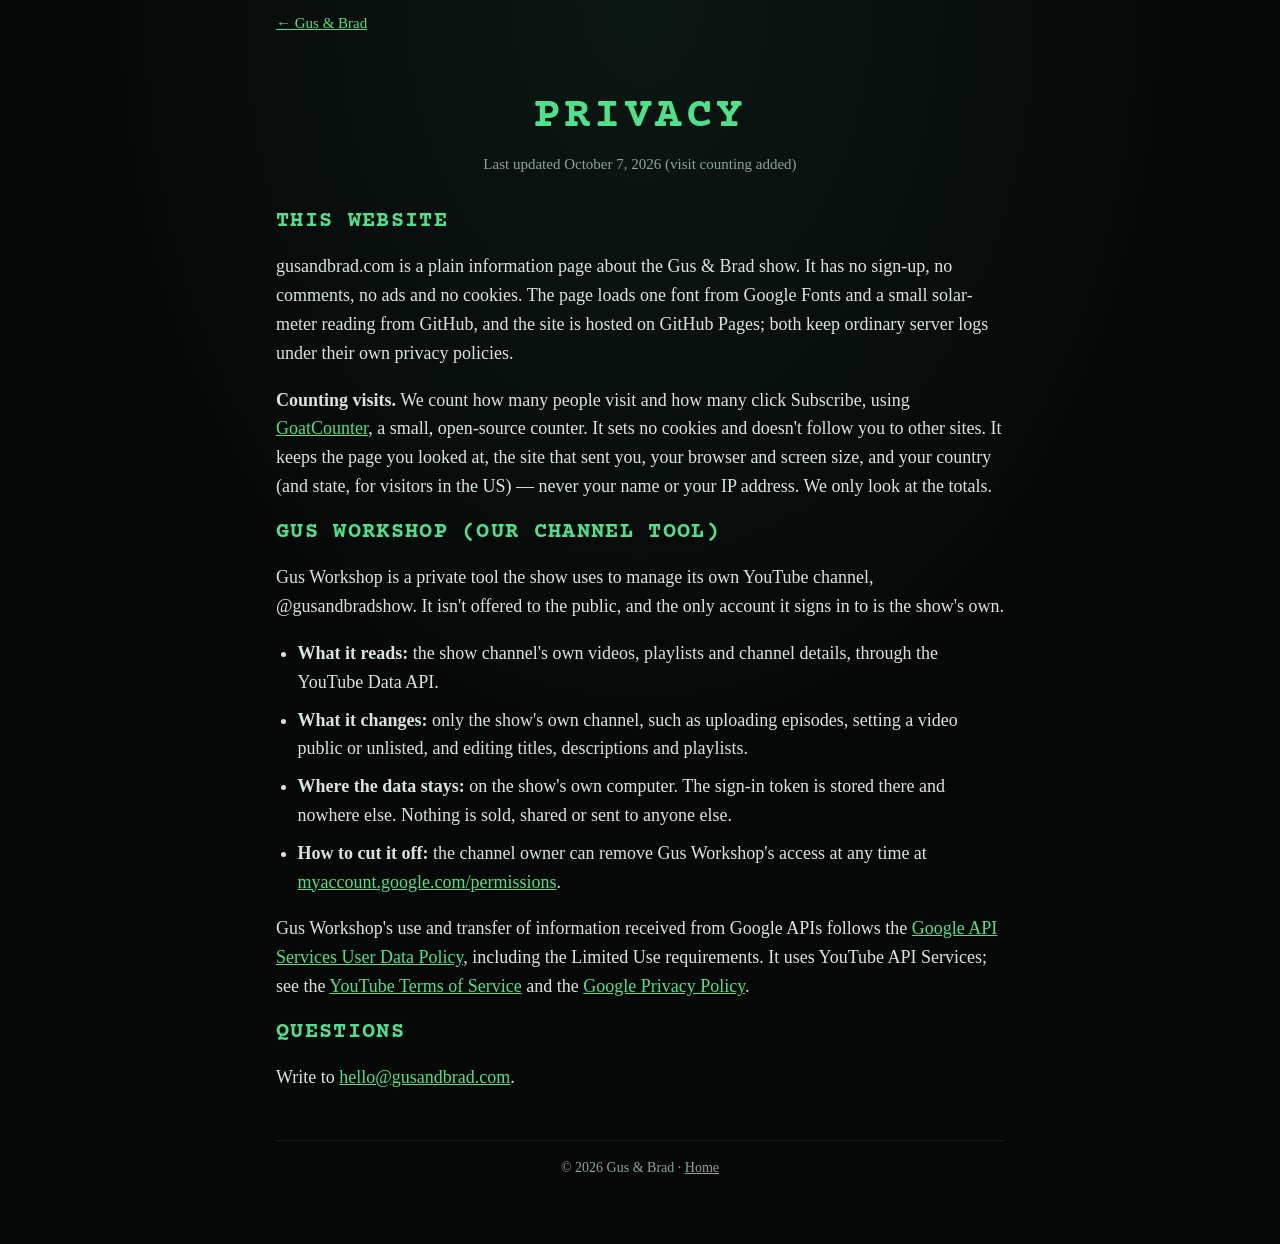
<file: privacy.html>
<!doctype html>
<html lang="en">
<head>
<meta charset="utf-8">
<meta name="viewport" content="width=device-width, initial-scale=1">
<title>Gus &amp; Brad Privacy</title>
<meta name="description" content="Privacy policy for gusandbrad.com and the Gus Workshop channel tool.">
<link rel="canonical" href="https://gusandbrad.com/privacy.html">
<link rel="icon" href="favicon.png">
<link rel="preconnect" href="https://fonts.googleapis.com">
<link href="https://fonts.googleapis.com/css2?family=Courier+Prime:wght@700&display=swap" rel="stylesheet">
<link rel="stylesheet" href="style.css?v=6c4652fa">
</head>
<body>
<main class="doc">
  <a class="back" href="index.html">&larr; Gus &amp; Brad</a>
  <h1>PRIVACY</h1>
  <p class="stamp">Last updated October 7, 2026 (visit counting added)</p>

  <h2>This website</h2>
  <p>gusandbrad.com is a plain information page about the Gus &amp; Brad show. It has no sign-up, no comments, no ads and no cookies. The page loads one font from Google Fonts and a small solar-meter reading from GitHub, and the site is hosted on GitHub Pages; both keep ordinary server logs under their own privacy policies.</p>
  <p><b>Counting visits.</b> We count how many people visit and how many click Subscribe, using <a href="https://www.goatcounter.com/help/privacy">GoatCounter</a>, a small, open-source counter. It sets no cookies and doesn't follow you to other sites. It keeps the page you looked at, the site that sent you, your browser and screen size, and your country (and state, for visitors in the US) &mdash; never your name or your IP address. We only look at the totals.</p>

  <h2>Gus Workshop (our channel tool)</h2>
  <p>Gus Workshop is a private tool the show uses to manage its own YouTube channel, @gusandbradshow. It isn't offered to the public, and the only account it signs in to is the show's own.</p>
  <ul>
    <li><b>What it reads:</b> the show channel's own videos, playlists and channel details, through the YouTube Data API.</li>
    <li><b>What it changes:</b> only the show's own channel, such as uploading episodes, setting a video public or unlisted, and editing titles, descriptions and playlists.</li>
    <li><b>Where the data stays:</b> on the show's own computer. The sign-in token is stored there and nowhere else. Nothing is sold, shared or sent to anyone else.</li>
    <li><b>How to cut it off:</b> the channel owner can remove Gus Workshop's access at any time at <a href="https://myaccount.google.com/permissions">myaccount.google.com/permissions</a>.</li>
  </ul>
  <p>Gus Workshop's use and transfer of information received from Google APIs follows the <a href="https://developers.google.com/terms/api-services-user-data-policy">Google API Services User Data Policy</a>, including the Limited Use requirements. It uses YouTube API Services; see the <a href="https://www.youtube.com/t/terms">YouTube Terms of Service</a> and the <a href="https://policies.google.com/privacy">Google Privacy Policy</a>.</p>

  <h2>Questions</h2>
  <p>Write to <a href="mailto:hello@gusandbrad.com">hello@gusandbrad.com</a>.</p>

  <footer>&copy; 2026 Gus &amp; Brad &middot; <a href="index.html">Home</a></footer>
</main>
<script data-goatcounter="https://bfreemannh.goatcounter.com/count" async src="//gc.zgo.at/count.js"></script>
</body>
</html>
</file>
<file: style.css>
:root {
  --bg: #050807;
  --panel: #0b1110;
  --line: #16211d;
  --green: #4ee08a;
  --green-dim: #2c8a55;
  --amber: #f0b44c;
  --text: #d9e4df;
  --muted: #8fa39a;
  --steel: #c9ccd0;
  --mono: "Courier Prime", "Courier New", monospace;
}
* { box-sizing: border-box; }
html, body { margin: 0; }
html { scroll-behavior: smooth; scroll-padding-top: 56px; }
body {
  background: radial-gradient(ellipse at top, #0d1714 0%, var(--bg) 60%) fixed;
  background-color: var(--bg);
  color: var(--text);
  font: 18px/1.6 Georgia, "Times New Roman", serif;
  min-height: 100vh;
}
a { color: var(--green); }
.sr { position: absolute; width: 1px; height: 1px; overflow: hidden; clip: rect(0 0 0 0); white-space: nowrap; }
main { max-width: 760px; margin: 0 auto; padding: 8px 16px 64px; }
p { margin: 0 0 1em; }
.small { color: var(--muted); font-size: 15px; }

/* the tuning dial */
.dial {
  position: sticky; top: 0; z-index: 5;
  background: linear-gradient(#e9ebee, #b4b8bd);
  border-bottom: 1px solid #6d7177;
  box-shadow: 0 2px 10px rgba(0,0,0,.6);
}
.dial-inner {
  position: relative; max-width: 760px; margin: 0 auto; padding: 0 8px;
  display: flex; justify-content: space-between; overflow-x: auto; scrollbar-width: none;
  background: repeating-linear-gradient(90deg, transparent 0 11px, rgba(30,32,34,.35) 11px 12px) bottom / 100% 6px no-repeat;
}
.dial-inner::-webkit-scrollbar { display: none; }
.dial a {
  flex: none; padding: 12px 8px 14px; color: #2a2d30; text-decoration: none;
  font: 700 13px/1 var(--mono); letter-spacing: .1em;
}
.dial a.on { color: #000; }
@media (max-width: 480px) { .dial a { padding: 12px 4px 14px; font-size: 11px; letter-spacing: .04em; } }
.needle {
  position: absolute; top: 4px; bottom: 0; width: 3px; margin-left: -1.5px; left: 40px;
  background: #e0402a; box-shadow: 0 0 6px rgba(224,64,42,.7); border-radius: 2px;
  transition: left .35s ease; pointer-events: none;
}

/* the top */
.hero { max-width: 760px; margin: 0 auto; padding: 24px 16px 8px; text-align: center; }
.screen {
  position: relative; margin: 0 auto; max-width: 560px; aspect-ratio: 4 / 3;
  border-radius: 18px / 14px; overflow: hidden; background: #000;
  border: 10px solid #1b1f1e; box-shadow: 0 0 0 2px #2a302e, 0 0 40px rgba(78,224,138,.12);
}
.screen video { width: 100%; height: 100%; object-fit: cover; display: block; }
.screen::after {
  content: ""; position: absolute; inset: 0; pointer-events: none;
  background: repeating-linear-gradient(0deg, rgba(0,0,0,.18) 0 1px, transparent 1px 3px);
  box-shadow: inset 0 0 60px rgba(0,0,0,.8);
}
.sound {
  position: absolute; right: 10px; bottom: 10px; z-index: 2;
  padding: 7px 12px; border: 1px solid var(--green); border-radius: 4px;
  background: rgba(0,0,0,.7); color: var(--green); font: 700 12px/1 var(--mono); letter-spacing: .1em; cursor: pointer;
}
.plate {
  display: table;
  margin: 22px auto 18px;
  padding: 6px 18px;
  background: linear-gradient(#e4e6e9, #a9adb2);
  color: #1a1c1e;
  font: 700 13px/1.4 Arial, Helvetica, sans-serif;
  letter-spacing: 0.14em;
  text-transform: uppercase;
  border-radius: 3px;
  box-shadow: 0 1px 0 #fff inset, 0 2px 6px rgba(0,0,0,.6);
}
.where { font-size: 19px; font-style: italic; color: var(--steel); margin: 0 0 4px; }
.where span { font: 700 15px/2 var(--mono); font-style: normal; color: var(--green); letter-spacing: .12em; text-transform: uppercase; }
.cta { display: flex; flex-wrap: wrap; gap: 12px; justify-content: center; margin: 22px 0 28px; }
.cta.end { margin: 40px 0; }
.button {
  display: inline-block; padding: 12px 22px;
  border: 2px solid var(--green); border-radius: 4px;
  color: #04110a; background: var(--green); text-decoration: none;
  font: 700 15px/1 var(--mono); letter-spacing: .1em;
  box-shadow: 0 0 14px rgba(78,224,138,.3);
}
.button.ghost { background: transparent; color: var(--green); }
.button:hover { filter: brightness(1.1); }
.lede { font-size: 24px; font-weight: 700; text-align: center; margin: 8px 0 8px; }
.lede.sub { font-size: 17px; font-weight: 400; opacity: .85; max-width: 44em; margin: 0 auto 8px; }

.premiere { margin: 14px 0 0; font: 700 15px/1.3 var(--mono); letter-spacing: .14em; text-transform: uppercase; color: var(--amber); text-shadow: 0 0 10px rgba(240,180,76,.35); }

/* shop status */
.status .stamp { color: var(--muted); font-size: 15px; margin-top: -8px; }
.board { list-style: none; margin: 0; padding: 0; border-left: 2px solid var(--line); }
.board li { position: relative; padding: 0 0 18px 26px; }
.board li::before { content: ""; position: absolute; left: -8px; top: 5px; width: 14px; height: 14px; border-radius: 50%; background: var(--bg); border: 2px solid #3c4a44; }
.board li.done::before { background: var(--green); border-color: var(--green); box-shadow: 0 0 8px rgba(78,224,138,.6); }
.board li.now::before { background: var(--amber); border-color: var(--amber); box-shadow: 0 0 8px rgba(240,180,76,.7); animation: pulse 1.6s ease-in-out infinite; }
@keyframes pulse { 50% { box-shadow: 0 0 2px rgba(240,180,76,.2); } }
.board b { display: block; font-family: var(--mono); color: var(--text); }
.board li.done b { color: var(--green); }
.board li.now b { color: var(--amber); }
.board span { display: block; color: var(--muted); font-size: 16px; line-height: 1.45; }

/* sections */
section { margin-top: 48px; }
h2 { font: 700 22px/1.3 var(--mono); color: var(--green); letter-spacing: .06em; margin: 0 0 16px; text-transform: uppercase; }
h3 { font: 700 18px/1.3 var(--mono); color: var(--text); letter-spacing: .04em; margin: 0 0 8px; }
.feat {
  display: grid; gap: 18px; align-items: center;
  background: var(--panel); border: 1px solid var(--line); border-radius: 8px;
  padding: 20px; margin-bottom: 16px;
}
@media (min-width: 700px) { .feat:has(.meter), .feat:has(.clip) { grid-template-columns: 1.1fr 1fr; } }
.feat p:last-child { margin-bottom: 0; }
.num {
  display: inline-grid; place-items: center; width: 26px; height: 26px; margin-right: 6px;
  border: 1px solid var(--green); border-radius: 50%; color: var(--green); font-size: 14px;
}
.aside { font-size: 16px; color: var(--muted); }
.gear-count { color: var(--green); font-weight: bold; }

/* the solar meter */
.meter {
  background: #030605; border: 1px solid #1e2b26; border-radius: 6px; padding: 14px;
  box-shadow: inset 0 0 20px rgba(0,0,0,.8);
}
.meter-head { font: 700 12px/1 var(--mono); letter-spacing: .14em; color: var(--muted); display: flex; justify-content: space-between; align-items: center; }
.lamp { width: 9px; height: 9px; border-radius: 50%; background: #3a2a10; }
.lamp.lit { background: var(--amber); box-shadow: 0 0 8px var(--amber); }
.gauges { display: grid; grid-template-columns: repeat(3, 1fr); gap: 8px; margin: 12px 0 10px; text-align: center; }
.val { font: 700 22px/1.2 var(--mono); color: var(--amber); text-shadow: 0 0 8px rgba(240,180,76,.45); white-space: nowrap; }
.lbl { font-size: 13px; color: var(--muted); }
.bar { height: 6px; background: #17140c; border-radius: 3px; overflow: hidden; }
.fill { height: 100%; width: 0; background: linear-gradient(90deg, #a8731d, var(--amber)); transition: width 1s ease; }
.meter-foot { font-size: 13px; color: var(--muted); margin-top: 10px; line-height: 1.45; }
.meter.napping .val { color: #5d5340; text-shadow: none; }

/* the teaching clip */
.clip { margin: 0; }
.clip video { width: 100%; border-radius: 6px; border: 1px solid var(--line); display: block; background: #000; }
.clip figcaption { font-size: 13px; color: var(--muted); margin-top: 6px; }

/* meet Brad */
.bio { border-left: 3px solid var(--green-dim); padding-left: 18px; margin-bottom: 28px; }
.bio h3 { color: var(--green); }
.bio-lead { font-size: 20px; color: var(--steel); }

/* hear Gus */
.tale {
  display: flex; align-items: center; gap: 14px; width: 100%; text-align: left; cursor: pointer;
  padding: 16px 18px; background: var(--panel); color: var(--text);
  border: 1px solid var(--green-dim); border-radius: 8px; font: 19px/1.4 Georgia, serif;
}
.tale:hover, .tale.on { border-color: var(--green); box-shadow: 0 0 16px rgba(78,224,138,.2); }
.tale-icon {
  flex: none; display: grid; place-items: center; width: 46px; height: 46px; border-radius: 50%;
  background: var(--green); color: #04110a; font-size: 18px;
}
.hear .small { margin-top: 10px; }
.gus-case {
  max-width: 520px; margin: 0 auto 16px; padding: 14px 14px 10px;
  background: linear-gradient(#383c40, #2e3134 40%, #232527); border-radius: 10px;
  border: 1px solid #131415; box-shadow: 0 6px 20px rgba(0,0,0,.6), inset 0 1px 0 rgba(255,255,255,.08);
}
.gus-screen {
  position: relative; aspect-ratio: 4 / 3; border-radius: 12px / 10px; overflow: hidden;
  background: #04120a; border: 6px solid #131415; box-shadow: inset 0 0 30px rgba(0,0,0,.9);
}
.gus-screen canvas { width: 100%; height: 100%; display: block; }
.gus-screen::after {
  content: ""; position: absolute; inset: 0; pointer-events: none;
  background: repeating-linear-gradient(0deg, rgba(0,0,0,.16) 0 1px, transparent 1px 3px);
}
.gus-plate { display: flex; justify-content: space-between; align-items: center; padding: 8px 4px 0; font: 700 12px/1 var(--mono); letter-spacing: .2em; color: #cfd3cc; }
.led { width: 9px; height: 9px; border-radius: 50%; background: #3a3d35; }
.led.lit { background: #4dff85; box-shadow: 0 0 8px #4dff85; }
.tall {
  position: absolute; left: 12px; top: 12px; z-index: 2;
  padding: 5px 10px; background: #e8a33d; color: #1c1206; border-radius: 3px;
  font: 700 13px/1 var(--mono); letter-spacing: .14em; transform: rotate(-4deg);
  box-shadow: 0 2px 8px rgba(0,0,0,.6); opacity: 0; transition: opacity .4s;
}
.tall.up { opacity: 1; }

/* the radio trainer */
.radio-frame { position: relative; margin: 0 -8px 10px; aspect-ratio: 16 / 12; border: 1px solid #1e2b26; border-radius: 8px; overflow: hidden; background: #0b1016; }
.radio-frame iframe { width: 100%; height: 100%; border: 0; display: block; }
@media (min-width: 1000px) { .radio-frame { margin: 0 -120px 10px; aspect-ratio: 16 / 11; } }

/* the repair tag */
.tag {
  position: relative; background: #e9dfc4; color: #2b2418; border-radius: 6px 6px 6px 28px;
  padding: 20px 20px 18px 56px; box-shadow: 0 4px 14px rgba(0,0,0,.5);
  font-family: var(--mono);
}
.tag-hole { position: absolute; left: 18px; top: 22px; width: 18px; height: 18px; border-radius: 50%; background: var(--bg); box-shadow: inset 0 0 0 3px #b9a97f; }
.tag dl { margin: 0; display: grid; grid-template-columns: max-content 1fr; gap: 6px 16px; }
.tag dt { font-weight: 700; text-transform: uppercase; font-size: 13px; letter-spacing: .08em; padding-top: 3px; }
.tag dd { margin: 0; font-size: 16px; line-height: 1.45; }
@media (max-width: 520px) { .tag dl { grid-template-columns: 1fr; gap: 0; } .tag dd { margin-bottom: 10px; } }

/* the gear board */
.gear-list { list-style: none; margin: 0 0 24px; padding: 0; border-top: 1px solid var(--line); }
.gear-row { display: flex; gap: 12px; justify-content: space-between; align-items: flex-start; padding: 12px 0; border-bottom: 1px solid var(--line); }
.gear-row b { font-family: var(--mono); }
.gear-row .model { color: var(--muted); font-size: 14px; }
.gear-row p { margin: 2px 0 0; color: var(--muted); font-size: 15px; line-height: 1.45; }
.chips { flex: none; display: flex; flex-direction: column; align-items: flex-end; gap: 4px; }
.chip { font: 700 11px/1 var(--mono); letter-spacing: .08em; padding: 5px 8px; border-radius: 3px; white-space: nowrap; }
.chip.live { background: var(--green); color: #04110a; box-shadow: 0 0 10px rgba(78,224,138,.45); }
.chip.shop { border: 1px solid var(--amber); color: var(--amber); }
.chip.wish { border: 1px solid #3c4a44; color: var(--muted); }
.when { font-size: 12px; color: var(--muted); font-family: var(--mono); }

/* cast */
.cast { display: grid; grid-template-columns: repeat(auto-fit, minmax(200px, 1fr)); gap: 16px; }
.cast div { background: var(--panel); border: 1px solid var(--line); border-radius: 6px; padding: 16px; }
.cast b { color: var(--green); font-family: var(--mono); letter-spacing: .08em; }
.cast p { margin: 6px 0 0; color: var(--muted); font-size: 16px; }

footer { border-top: 1px solid var(--line); margin-top: 48px; padding-top: 16px; color: var(--muted); font-size: 14px; text-align: center; }
footer a { color: var(--muted); }

/* the privacy page */
.doc h1 { font: 700 clamp(30px, 7vw, 44px)/1.2 var(--mono); letter-spacing: .1em; margin: 32px 0 8px; text-align: center; color: var(--green); }
.doc .stamp { text-align: center; color: var(--muted); font-size: 15px; margin-bottom: 32px; }
.doc ul { padding-left: 1.2em; }
.doc li { margin-bottom: .5em; }
.back { display: inline-block; margin-bottom: 24px; font-size: 15px; }
.mark { display: block; width: 120px; height: 120px; margin: 24px auto 0; }

.clip-frame { aspect-ratio: 16 / 9; border-radius: 6px; overflow: hidden; border: 1px solid var(--line); background: #000; }
.clip-frame iframe { width: 100%; height: 100%; border: 0; display: block; }
</file>
